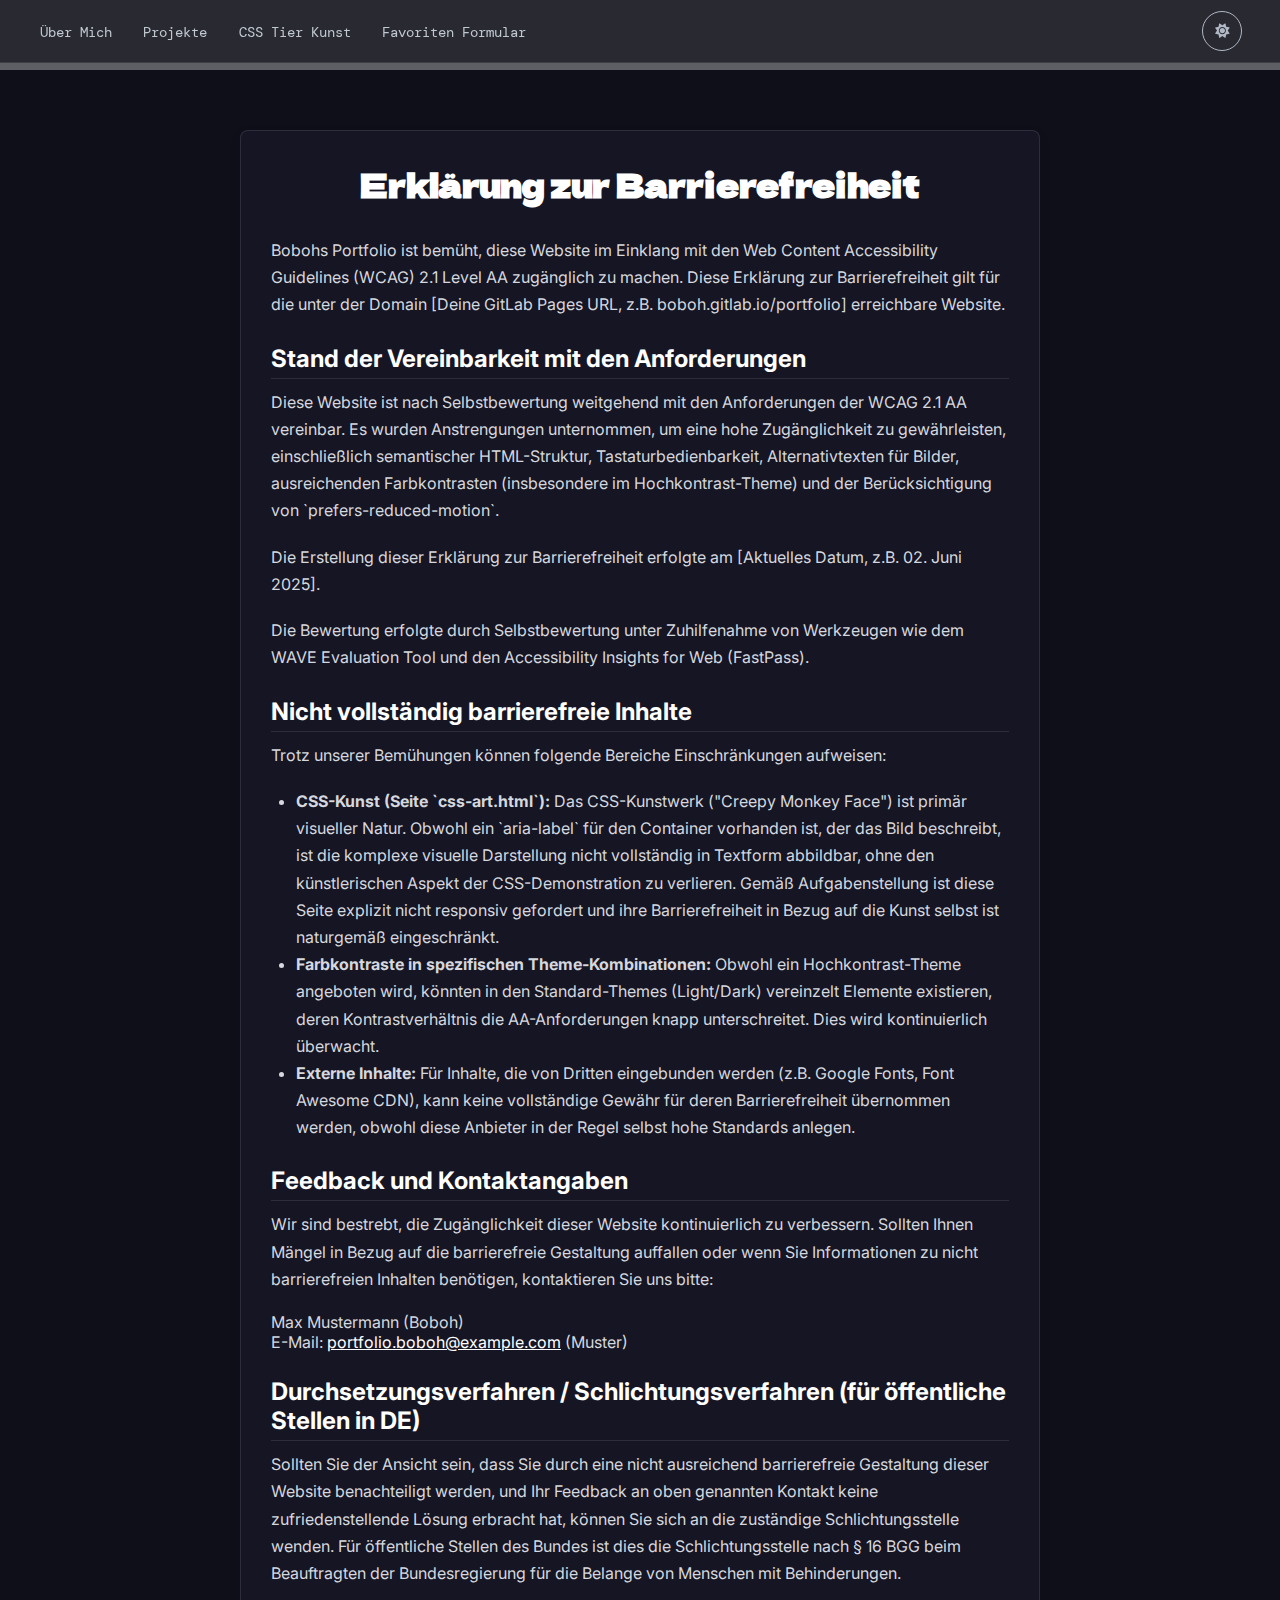
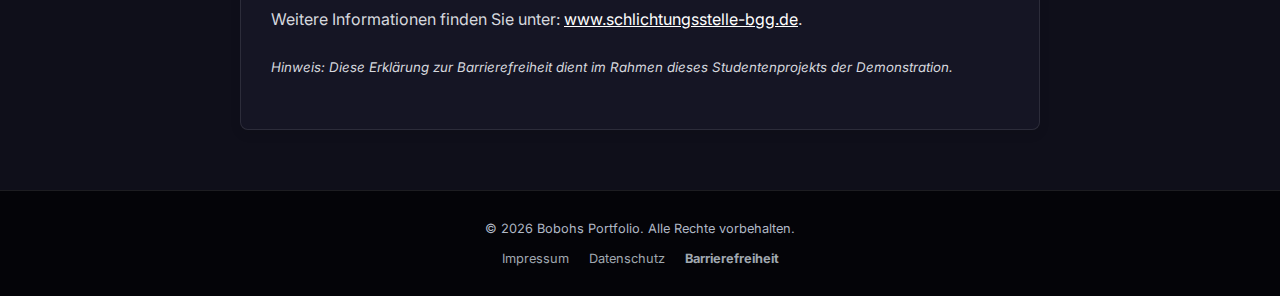
<file: barrierefreiheit.html>
<!DOCTYPE html>
<html lang="de" class="dark-mode">
<head>
    <meta charset="UTF-8">
    <meta name="viewport" content="width=device-width, initial-scale=1.0">
    <title>Erklärung zur Barrierefreiheit - Bobohs Portfolio</title>
    <meta name="description" content="Erklärung zur Barrierefreiheit für das Portfolio von Boboh.">

    <script> /* Anti-Flashbang Script */ (function() { const themes = ['dark-mode', 'light-mode', 'high-contrast-mode']; let pageDefaultTheme = document.documentElement.classList.contains('dark-mode') ? 'dark-mode' : document.documentElement.classList.contains('high-contrast-mode') ? 'high-contrast-mode' : 'light-mode'; let currentThemeClass = pageDefaultTheme; try { const savedThemeIndex = localStorage.getItem('portfolioThemeIndex'); if (savedThemeIndex !== null) { const themeIndex = parseInt(savedThemeIndex, 10); if (themeIndex >= 0 && themeIndex < themes.length) { currentThemeClass = themes[themeIndex]; } } } catch (e) {} themes.forEach(theme => document.documentElement.classList.remove(theme)); document.documentElement.classList.add(currentThemeClass); })();</script>

    <link rel="stylesheet" href="css/style.css">
    <style> /* Identische Styles wie in impressum.html für .legal-page-main etc. */ .legal-page-main { padding: 40px 6vw; background-color: var(--bg-primary-content); color: var(--text-primary); flex-grow: 1; display: flex; flex-direction: column; align-items: center; } .legal-content-container { max-width: 800px; width: 100%; margin: 20px 0; padding: 30px; background-color: var(--bg-secondary-content); border-radius: 8px; box-shadow: 0 4px 12px rgba(0,0,0,0.08); border: 1px solid var(--border-secondary); color: var(--text-card-primary); } .legal-content-container h1 { text-align: center; margin-bottom: 30px; font-family: 'Dela Gothic One', cursive; font-size: 2em; color: var(--text-accent); } .legal-content-container h2 { font-family: 'Inter', sans-serif; font-size: 1.5em; color: var(--text-accent); margin-top: 25px; margin-bottom: 10px; border-bottom: 1px solid var(--border-secondary); padding-bottom: 5px; } .legal-content-container p, .legal-content-container ul { font-family: 'Inter', sans-serif; font-size: 1em; line-height: 1.7; color: var(--text-card-primary); margin-bottom: 1.2em; } .legal-content-container ul { padding-left: 25px; list-style-type: disc; } .legal-content-container address { font-style: normal; margin-bottom: 1.2em; } .legal-content-container a { color: var(--text-accent); text-decoration: underline; } .legal-content-container a:hover, .legal-content-container a:focus-visible { color: var(--highlight-color); text-decoration: none; } .active-footer-nav { font-weight: bold; } </style>

    <link rel="preconnect" href="https://fonts.googleapis.com">
    <link rel="preconnect" href="https://fonts.gstatic.com" crossorigin>
    <link href="https://fonts.googleapis.com/css2?family=DM+Mono:wght@400;500&family=Dela+Gothic+One&family=Inter:wght@400;700&display=swap" rel="stylesheet">
    <link rel="stylesheet" href="https://cdnjs.cloudflare.com/ajax/libs/font-awesome/6.0.0-beta3/css/all.min.css">
</head>
<body>
    <div class="overlay"></div>
    <header class="page-header" role="banner">
        <nav class="main-navigation" aria-label="Hauptnavigation">
            <ul>
                <li><a href="index.html#about"><span class="link-text-wrapper">Über Mich</span></a></li>
                <li><a href="index.html#projects"><span class="link-text-wrapper">Projekte</span></a></li>
                <li><a href="css-art.html"><span class="link-text-wrapper">CSS Tier Kunst</span></a></li>
                <li><a href="favorites-form.html"><span class="link-text-wrapper">Favoriten Formular</span></a></li>
            </ul>
        </nav>
        <div class="theme-switcher-container">
            <button id="theme-toggle-button" aria-label="Theme wechseln" title="Theme wechseln"><span class="icon-wrapper"><i class="fas fa-sun light-icon theme-icon" aria-hidden="true"></i><i class="fas fa-moon dark-icon theme-icon" aria-hidden="true"></i><i class="fas fa-adjust contrast-icon theme-icon" aria-hidden="true"></i></span></button>
        </div>
    </header>

    <main role="main" class="legal-page-main">
        <article class="legal-content-container" aria-labelledby="barrierefreiheit-heading">
            <h1 id="barrierefreiheit-heading">Erklärung zur Barrierefreiheit</h1>

            <p>Bobohs Portfolio ist bemüht, diese Website im Einklang mit den Web Content Accessibility Guidelines (WCAG) 2.1 Level AA zugänglich zu machen. Diese Erklärung zur Barrierefreiheit gilt für die unter der Domain [Deine GitLab Pages URL, z.B. boboh.gitlab.io/portfolio] erreichbare Website.</p>
            
            <section aria-labelledby="barrierefreiheit-stand">
                <h2 id="barrierefreiheit-stand">Stand der Vereinbarkeit mit den Anforderungen</h2>
                <p>Diese Website ist nach Selbstbewertung weitgehend mit den Anforderungen der WCAG 2.1 AA vereinbar. Es wurden Anstrengungen unternommen, um eine hohe Zugänglichkeit zu gewährleisten, einschließlich semantischer HTML-Struktur, Tastaturbedienbarkeit, Alternativtexten für Bilder, ausreichenden Farbkontrasten (insbesondere im Hochkontrast-Theme) und der Berücksichtigung von `prefers-reduced-motion`.</p>
                <p>Die Erstellung dieser Erklärung zur Barrierefreiheit erfolgte am [Aktuelles Datum, z.B. 02. Juni 2025].</p>
                <p>Die Bewertung erfolgte durch Selbstbewertung unter Zuhilfenahme von Werkzeugen wie dem WAVE Evaluation Tool und den Accessibility Insights for Web (FastPass).</p>
            </section>

            <section aria-labelledby="barrierefreiheit-nicht-barrierefrei">
                <h2 id="barrierefreiheit-nicht-barrierefrei">Nicht vollständig barrierefreie Inhalte</h2>
                <p>Trotz unserer Bemühungen können folgende Bereiche Einschränkungen aufweisen:</p>
                <ul>
                    <li><strong>CSS-Kunst (Seite `css-art.html`):</strong> Das CSS-Kunstwerk ("Creepy Monkey Face") ist primär visueller Natur. Obwohl ein `aria-label` für den Container vorhanden ist, der das Bild beschreibt, ist die komplexe visuelle Darstellung nicht vollständig in Textform abbildbar, ohne den künstlerischen Aspekt der CSS-Demonstration zu verlieren. Gemäß Aufgabenstellung ist diese Seite explizit nicht responsiv gefordert und ihre Barrierefreiheit in Bezug auf die Kunst selbst ist naturgemäß eingeschränkt.</li>
                    <li><strong>Farbkontraste in spezifischen Theme-Kombinationen:</strong> Obwohl ein Hochkontrast-Theme angeboten wird, könnten in den Standard-Themes (Light/Dark) vereinzelt Elemente existieren, deren Kontrastverhältnis die AA-Anforderungen knapp unterschreitet. Dies wird kontinuierlich überwacht.</li>
                    <li><strong>Externe Inhalte:</strong> Für Inhalte, die von Dritten eingebunden werden (z.B. Google Fonts, Font Awesome CDN), kann keine vollständige Gewähr für deren Barrierefreiheit übernommen werden, obwohl diese Anbieter in der Regel selbst hohe Standards anlegen.</li>
                </ul>
            </section>
            
            <section aria-labelledby="barrierefreiheit-feedback">
                <h2 id="barrierefreiheit-feedback">Feedback und Kontaktangaben</h2>
                <p>Wir sind bestrebt, die Zugänglichkeit dieser Website kontinuierlich zu verbessern. Sollten Ihnen Mängel in Bezug auf die barrierefreie Gestaltung auffallen oder wenn Sie Informationen zu nicht barrierefreien Inhalten benötigen, kontaktieren Sie uns bitte:</p>
                <address>
                    Max Mustermann (Boboh)<br>
                    E-Mail: <a href="mailto:portfolio.boboh@example.com">portfolio.boboh@example.com</a> (Muster)
                </address>
            </section>

            <section aria-labelledby="barrierefreiheit-durchsetzung">
                <h2 id="barrierefreiheit-durchsetzung">Durchsetzungsverfahren / Schlichtungsverfahren (für öffentliche Stellen in DE)</h2>
                <p>Sollten Sie der Ansicht sein, dass Sie durch eine nicht ausreichend barrierefreie Gestaltung dieser Website benachteiligt werden, und Ihr Feedback an oben genannten Kontakt keine zufriedenstellende Lösung erbracht hat, können Sie sich an die zuständige Schlichtungsstelle wenden. Für öffentliche Stellen des Bundes ist dies die Schlichtungsstelle nach § 16 BGG beim Beauftragten der Bundesregierung für die Belange von Menschen mit Behinderungen.</p>
                <p>Weitere Informationen finden Sie unter: <a href="https://www.schlichtungsstelle-bgg.de" target="_blank" rel="noopener noreferrer">www.schlichtungsstelle-bgg.de</a>.</p>
                <p><small><em>Hinweis: Diese Erklärung zur Barrierefreiheit dient im Rahmen dieses Studentenprojekts der Demonstration.</em></small></p>
            </section>
        </article>
    </main>

    <footer class="page-footer" role="contentinfo">
        <div class="footer-content footer-animate">
            <p>© <span id="current-year"></span> Bobohs Portfolio. Alle Rechte vorbehalten.</p>
            <nav class="footer-navigation" aria-label="Fußzeilennavigation">
                <ul>
                    <li><a href="impressum.html">Impressum</a></li>
                    <li><a href="datenschutz.html">Datenschutz</a></li>
                    <li><a href="barrierefreiheit.html" class="active-footer-nav">Barrierefreiheit</a></li>
                </ul>
            </nav>
        </div>
    </footer>
    <script> /* Standard JS */ document.addEventListener('DOMContentLoaded', () => { const motionQuery = window.matchMedia('(prefers-reduced-motion: reduce)'); const themeToggleButton = document.getElementById('theme-toggle-button'); const htmlEl = document.documentElement; const themes = ['dark-mode', 'light-mode', 'high-contrast-mode']; const icons = ['dark-icon', 'light-icon', 'contrast-icon']; let currentThemeIndex = themes.indexOf( htmlEl.classList.contains('dark-mode') ? 'dark-mode' : htmlEl.classList.contains('light-mode') ? 'light-mode' : 'high-contrast-mode'); if (currentThemeIndex === -1) { currentThemeIndex = 1; htmlEl.classList.add(themes[currentThemeIndex]); } function applyTheme(themeIndex, isInitialLoad = false) { const previousThemeClass = themes[currentThemeIndex]; if (previousThemeClass !== themes[themeIndex]) { htmlEl.classList.remove(previousThemeClass); htmlEl.classList.add(themes[themeIndex]); } currentThemeIndex = themeIndex; const nextThemeIconToShow = icons[(currentThemeIndex + 1) % themes.length]; document.querySelectorAll('.theme-icon').forEach(iconEl => { iconEl.classList.toggle('active', iconEl.classList.contains(nextThemeIconToShow)); }); if (!isInitialLoad) { localStorage.setItem('portfolioThemeIndex', themeIndex); } } applyTheme(currentThemeIndex, true); if(themeToggleButton) { themeToggleButton.addEventListener('click', () => { applyTheme((currentThemeIndex + 1) % themes.length, false); }); } const currentYearEl = document.getElementById('current-year'); if (currentYearEl) { currentYearEl.textContent = new Date().getFullYear(); } const footerContent = document.querySelector('.footer-content.footer-animate'); if (footerContent) { if (motionQuery.matches) { footerContent.classList.add('visible-reduced-motion'); } else { setTimeout(() => footerContent.classList.add('visible'), 100); } } }); </script>
</body>
</html>
</file>
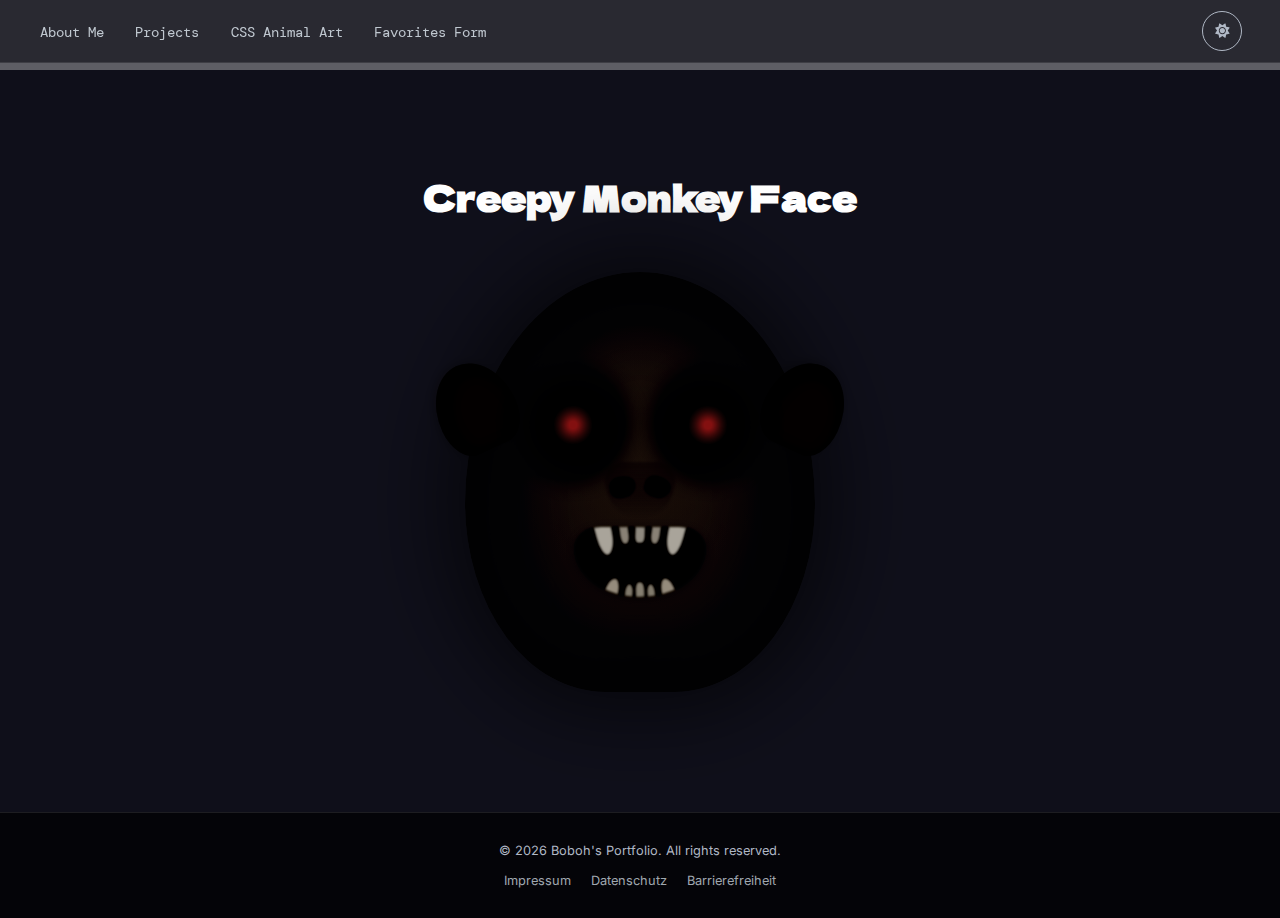
<file: css-art.html>
<!DOCTYPE html>
<html lang="de" class="dark-mode"> <!-- Defaulting to dark-mode as per original CSS art background -->
<head>
    <meta charset="UTF-8">
    <meta name="viewport" content="width=device-width, initial-scale=1.0">
    <title>CSS Animal Art - Boboh's Portfolio</title>
    <meta name="description" content="A static CSS art piece of a monkey.">

    <script>
        // Anti-Flashbang Script
        (function() {
            const themes = ['dark-mode', 'light-mode', 'high-contrast-mode'];
            // Determine initial theme: 1. localStorage, 2. HTML class (fallback), 3. Site default (dark-mode for this page)
            let currentThemeClass = document.documentElement.classList.contains('light-mode') ? 'light-mode' :
                                    document.documentElement.classList.contains('high-contrast-mode') ? 'high-contrast-mode' :
                                    'dark-mode'; // Fallback default for THIS page
            try {
                const savedThemeIndex = localStorage.getItem('portfolioThemeIndex');
                if (savedThemeIndex !== null) {
                    const themeIndex = parseInt(savedThemeIndex, 10);
                    if (themeIndex >= 0 && themeIndex < themes.length) {
                        currentThemeClass = themes[themeIndex];
                    }
                }
            } catch (e) { /* localStorage not available or error */ }
            themes.forEach(theme => document.documentElement.classList.remove(theme));
            document.documentElement.classList.add(currentThemeClass);
        })();
    </script>

    <link rel="stylesheet" href="css/style.css">

    <link rel="preconnect" href="https://fonts.googleapis.com">
    <link rel="preconnect" href="https://fonts.gstatic.com" crossorigin>
    <link href="https://fonts.googleapis.com/css2?family=DM+Mono:wght@400;500&family=Dela+Gothic+One&family=Inter:wght@400;700&display=swap" rel="stylesheet">
    <link rel="stylesheet" href="https://cdnjs.cloudflare.com/ajax/libs/font-awesome/6.0.0-beta3/css/all.min.css">

    <style>
        /* Styles for the CSS Art page content */
        .css-art-page-main {
            padding: 40px 2vw;
            background-color: var(--bg-primary-content);
            flex-grow: 1;
            display: flex;
            flex-direction: column;
            justify-content: center;
            align-items: center;
            min-height: calc(100vh - 70px - 88px);
        }

        .css-art-title {
            font-family: 'Dela Gothic One', cursive;
            font-size: 2.2em;
            color: var(--text-accent);
            margin-bottom: 30px;
            text-align: center;
        }

        .art-display-area {
            /* Removed explicit background-color here */
            padding: 20px; /* Keep padding if desired for spacing around the art */
            border-radius: 8px;
            /* box-shadow: 0 0 20px rgba(0,0,0,0.3); Optional: if you want a subtle frame */
            display: flex;
            justify-content: center;
            align-items: center;
        }

        /* Monkey CSS from original, slightly namespaced/adjusted */
        .creepy-face-container {
            width: 350px;
            height: 420px;
            position: relative;
            filter: contrast(1.4) brightness(0.75) saturate(0.6);
             /* Ensure the art itself is visible if the page background is too similar */
            /* This might not be needed if your themes have good contrast */
        }

        .face {
            width: 100%; height: 100%; position: absolute;
            border-radius: 50% 50% 40% 40% / 55% 55% 45% 45%;
            background:
                radial-gradient(ellipse at 50% 40%, rgba(80, 60, 40, 0.5) 0%, transparent 50%),
                radial-gradient(ellipse at 50% 70%, rgba(60, 40, 20, 0.3) 0%, transparent 60%),
                radial-gradient(ellipse at center,
                rgba(55, 40, 25, 0.9) 20%,
                rgba(40, 30, 15, 0.8) 60%,
                rgba(20, 15, 5, 0.7) 90%
                );
            box-shadow:
                inset 0 0 60px 30px rgba(0,0,0,0.85),
                0 0 80px 20px rgba(10,5,0,0.6);
            filter: blur(0.5px);
        }
        .ear {
            position: absolute; width: 80px; height: 90px;
            background-color: #281c10;
            border-radius: 50% 50% 30% 30% / 60% 60% 40% 40%;
            box-shadow: inset 5px 5px 15px rgba(0,0,0,0.6), -2px -2px 10px rgba(70,50,30,0.3);
            z-index: -1;
        }
        .left-ear { top: 90px; left: -30px; transform: rotate(-25deg); }
        .right-ear { top: 90px; right: -30px; transform: rotate(25deg); }
        .eye-socket {
            position: absolute; background: #050505; border-radius: 50%;
            box-shadow: 0 0 25px 20px rgba(0,0,0,1); filter: blur(3px);
        }
        .left-eye-socket { width: 65px; height: 65px; top: 120px; left: 75px; transform: rotate(-5deg); }
        .right-eye-socket { width: 65px; height: 65px; top: 120px; right: 75px; transform: rotate(5deg); }
        .eye-light {
            width: 10px; height: 10px; background: rgba(255, 0, 0, 1);
            border-radius: 50%; position: absolute;
            box-shadow: 0 0 15px 8px rgba(255, 50, 50, 0.9), 0 0 5px 3px rgba(255, 100, 100, 0.6);
            filter: blur(0.5px);
        }
        .left-eye-socket .eye-light { top: 50%; left: 50%; transform: translate(-50%, -50%); }
        .right-eye-socket .eye-light { top: 50%; left: 50%; transform: translate(-50%, -50%); }
        .monkey-nose {
            position: absolute; width: 70px; height: 55px; top: 190px; left: 50%;
            transform: translateX(-50%); z-index: 1;
            background: linear-gradient(to bottom, rgba(40, 30, 20, 0.5) 0%, rgba(30, 20, 10, 0.3) 60%, transparent 100%);
            border-radius: 20px 20px 50% 50% / 20px 20px 40px 40px; filter: blur(1px);
        }
        .monkey-nose::before, .monkey-nose::after {
            content: ''; position: absolute; width: 25px; height: 20px;
            background-color: #100802; border-radius: 40% 60% 50% 50% / 50% 50% 60% 40%;
            box-shadow: inset 0 0 5px rgba(0,0,0,0.7);
        }
        .monkey-nose::before { top: 15px; left: 5px; transform: rotate(-15deg); }
        .monkey-nose::after { top: 15px; right: 5px; transform: rotate(15deg); }
        .mouth {
            position: absolute; width: 130px; height: 70px; top: 255px; left: 50%;
            transform: translateX(-50%); background: #0c0500;
            border-radius: 20% 20% 50% 50% / 30% 30% 70% 70%;
            box-shadow: inset 0px 5px 15px rgba(0,0,0,0.9), 0px 2px 8px rgba(20,10,0,0.4);
            filter: blur(1px); overflow: hidden;
        }
        .tooth {
            position: absolute; background-color: #b4a892;
            box-shadow: 1px 1px 3px rgba(0,0,0,0.6), inset 0 0 2px rgba(0,0,0,0.4);
            z-index: 1;
        }
        .upper-fang-left { width: 17px; height: 32px; top: -4px; left: 22px; border-radius: 0 0 60% 40% / 0 0 80% 60%; transform: rotate(-15deg); background-color: #c8c0b0; }
        .upper-fang-right { width: 17px; height: 32px; top: -4px; right: 22px; border-radius: 0 0 40% 60% / 0 0 60% 80%; transform: rotate(15deg); background-color: #c8c0b0; }
        .upper-small-1 { width: 9px; height: 18px; top: -1px; left: 45px; border-radius: 0 0 40% 40% / 0 0 50% 50%; transform: rotate(-8deg); background-color: #ab9f8c; }
        .upper-small-2 { width: 9px; height: 18px; top: -1px; right: 45px; border-radius: 0 0 40% 40% / 0 0 50% 50%; transform: rotate(8deg); background-color: #ab9f8c; }
        .upper-small-center { width: 10px; height: 16px; top: 0px; left: 50%; transform: translateX(-50%) rotate(2deg); border-radius: 0 0 30% 30% / 0 0 40% 40%; background-color: #b0a898; }
        .lower-fang-left { width: 14px; height: 22px; bottom: -3px; left: 30px; border-radius: 60% 40% 0 0 / 80% 60% 0 0; transform: rotate(12deg); background-color: #b8a890; }
        .lower-fang-right { width: 14px; height: 22px; bottom: -3px; right: 30px; border-radius: 40% 60% 0 0 / 60% 80% 0 0; transform: rotate(-12deg); background-color: #b8a890; }
        .lower-small-1 { width: 8px; height: 14px; bottom: -1px; left: 50px; transform: rotate(5deg); border-radius: 50% 50% 0 0 / 60% 60% 0 0; background-color: #a39882; }
        .lower-small-2 { width: 8px; height: 14px; bottom: -1px; right: 50px; transform: rotate(-5deg); border-radius: 50% 50% 0 0 / 60% 60% 0 0; background-color: #a39882; }
        .lower-small-center { width: 9px; height: 15px; bottom: 0px; left: 50%; transform: translateX(-50%) rotate(-2deg); border-radius: 40% 40% 0 0 / 50% 50% 0 0; background-color: #a89d87; }

    </style>
</head>
<body>
    <div class="overlay"></div>

    <header class="page-header" role="banner">
        <nav class="main-navigation" aria-label="Main navigation">
            <ul>
                <li><a href="index.html#about"><span class="link-text-wrapper">About Me</span></a></li>
                <li><a href="index.html#projects"><span class="link-text-wrapper">Projects</span></a></li>
                <li><a href="css-art.html" class="active-main-nav"><span class="link-text-wrapper">CSS Animal Art</span></a></li>
                <li><a href="favorites-form.html"><span class="link-text-wrapper">Favorites Form</span></a></li>
            </ul>
        </nav>
        <div class="theme-switcher-container">
            <button id="theme-toggle-button" aria-label="Toggle theme" title="Toggle theme">
                <span class="icon-wrapper">
                    <i class="fas fa-sun light-icon theme-icon" aria-hidden="true"></i>
                    <i class="fas fa-moon dark-icon theme-icon" aria-hidden="true"></i>
                    <i class="fas fa-adjust contrast-icon theme-icon" aria-hidden="true"></i>
                </span>
            </button>
        </div>
    </header>

    <main role="main" class="css-art-page-main">
        <h1 class="css-art-title">Creepy Monkey Face</h1>
        <div class="art-display-area">
            <div class="creepy-face-container" role="img" aria-label="A creepy monkey face made with CSS. It has dark fur, glowing red eyes, and visible fangs.">
                <div class="face">
                  <div class="ear left-ear"></div>
                  <div class="ear right-ear"></div>
                  <div class="monkey-nose"></div>
                  <div class="eye-socket left-eye-socket">
                    <div class="eye-light"></div>
                  </div>
                  <div class="eye-socket right-eye-socket">
                    <div class="eye-light"></div>
                  </div>
                  <div class="mouth">
                      <div class="tooth upper-fang-left"></div>
                      <div class="tooth upper-fang-right"></div>
                      <div class="tooth upper-small-1"></div>
                      <div class="tooth upper-small-2"></div>
                      <div class="tooth upper-small-center"></div>

                      <div class="tooth lower-fang-left"></div>
                      <div class="tooth lower-fang-right"></div>
                      <div class="tooth lower-small-1"></div>
                      <div class="tooth lower-small-2"></div>
                      <div class="tooth lower-small-center"></div>
                  </div>
                </div>
            </div>
        </div>
    </main>

    <footer class="page-footer" role="contentinfo">
        <div class="footer-content footer-animate">
            <p>© <span id="current-year"></span> Boboh's Portfolio. All rights reserved.</p>
            <nav class="footer-navigation" aria-label="Footer navigation">
                <ul>
                    <li><a href="impressum.html">Impressum</a></li>
                    <li><a href="datenschutz.html">Datenschutz</a></li>
                    <li><a href="barrierefreiheit.html">Barrierefreiheit</a></li>
                </ul>
            </nav>
        </div>
    </footer>

    <script>
        document.addEventListener('DOMContentLoaded', () => {
            const themeToggleButton = document.getElementById('theme-toggle-button');
            const htmlEl = document.documentElement;
            const themes = ['dark-mode', 'light-mode', 'high-contrast-mode'];
            const icons = ['dark-icon', 'light-icon', 'contrast-icon'];

            let currentThemeIndex = themes.indexOf(htmlEl.classList.contains('dark-mode') ? 'dark-mode' :
                                          htmlEl.classList.contains('light-mode') ? 'light-mode' :
                                          'high-contrast-mode');
            if (currentThemeIndex === -1) {
                currentThemeIndex = 0; 
                htmlEl.classList.add(themes[currentThemeIndex]);
            }

            function applyTheme(themeIndex, isInitialLoad = false) {
                const previousThemeClass = themes[currentThemeIndex];
                if (previousThemeClass !== themes[themeIndex]) {
                    htmlEl.classList.remove(previousThemeClass);
                    htmlEl.classList.add(themes[themeIndex]);
                }
                currentThemeIndex = themeIndex;

                const nextThemeIconToShow = icons[(currentThemeIndex + 1) % themes.length];
                document.querySelectorAll('.theme-icon').forEach(iconEl => {
                    iconEl.classList.toggle('active', iconEl.classList.contains(nextThemeIconToShow));
                });

                if (!isInitialLoad) {
                    localStorage.setItem('portfolioThemeIndex', themeIndex);
                }
            }
            applyTheme(currentThemeIndex, true);

            if(themeToggleButton) {
                themeToggleButton.addEventListener('click', () => {
                    let nextThemeIndex = (currentThemeIndex + 1) % themes.length;
                    applyTheme(nextThemeIndex, false);
                });
            }

            const currentYearEl = document.getElementById('current-year');
            if (currentYearEl) {
                currentYearEl.textContent = new Date().getFullYear();
            }
            const footerContent = document.querySelector('.footer-content.footer-animate');
            if (footerContent) {
                const motionQuery = window.matchMedia('(prefers-reduced-motion: reduce)');
                if (motionQuery.matches) {
                    footerContent.classList.add('visible-reduced-motion');
                } else {
                     setTimeout(() => footerContent.classList.add('visible'), 100);
                }
            }
        });
    </script>
</body>
</html>
</file>
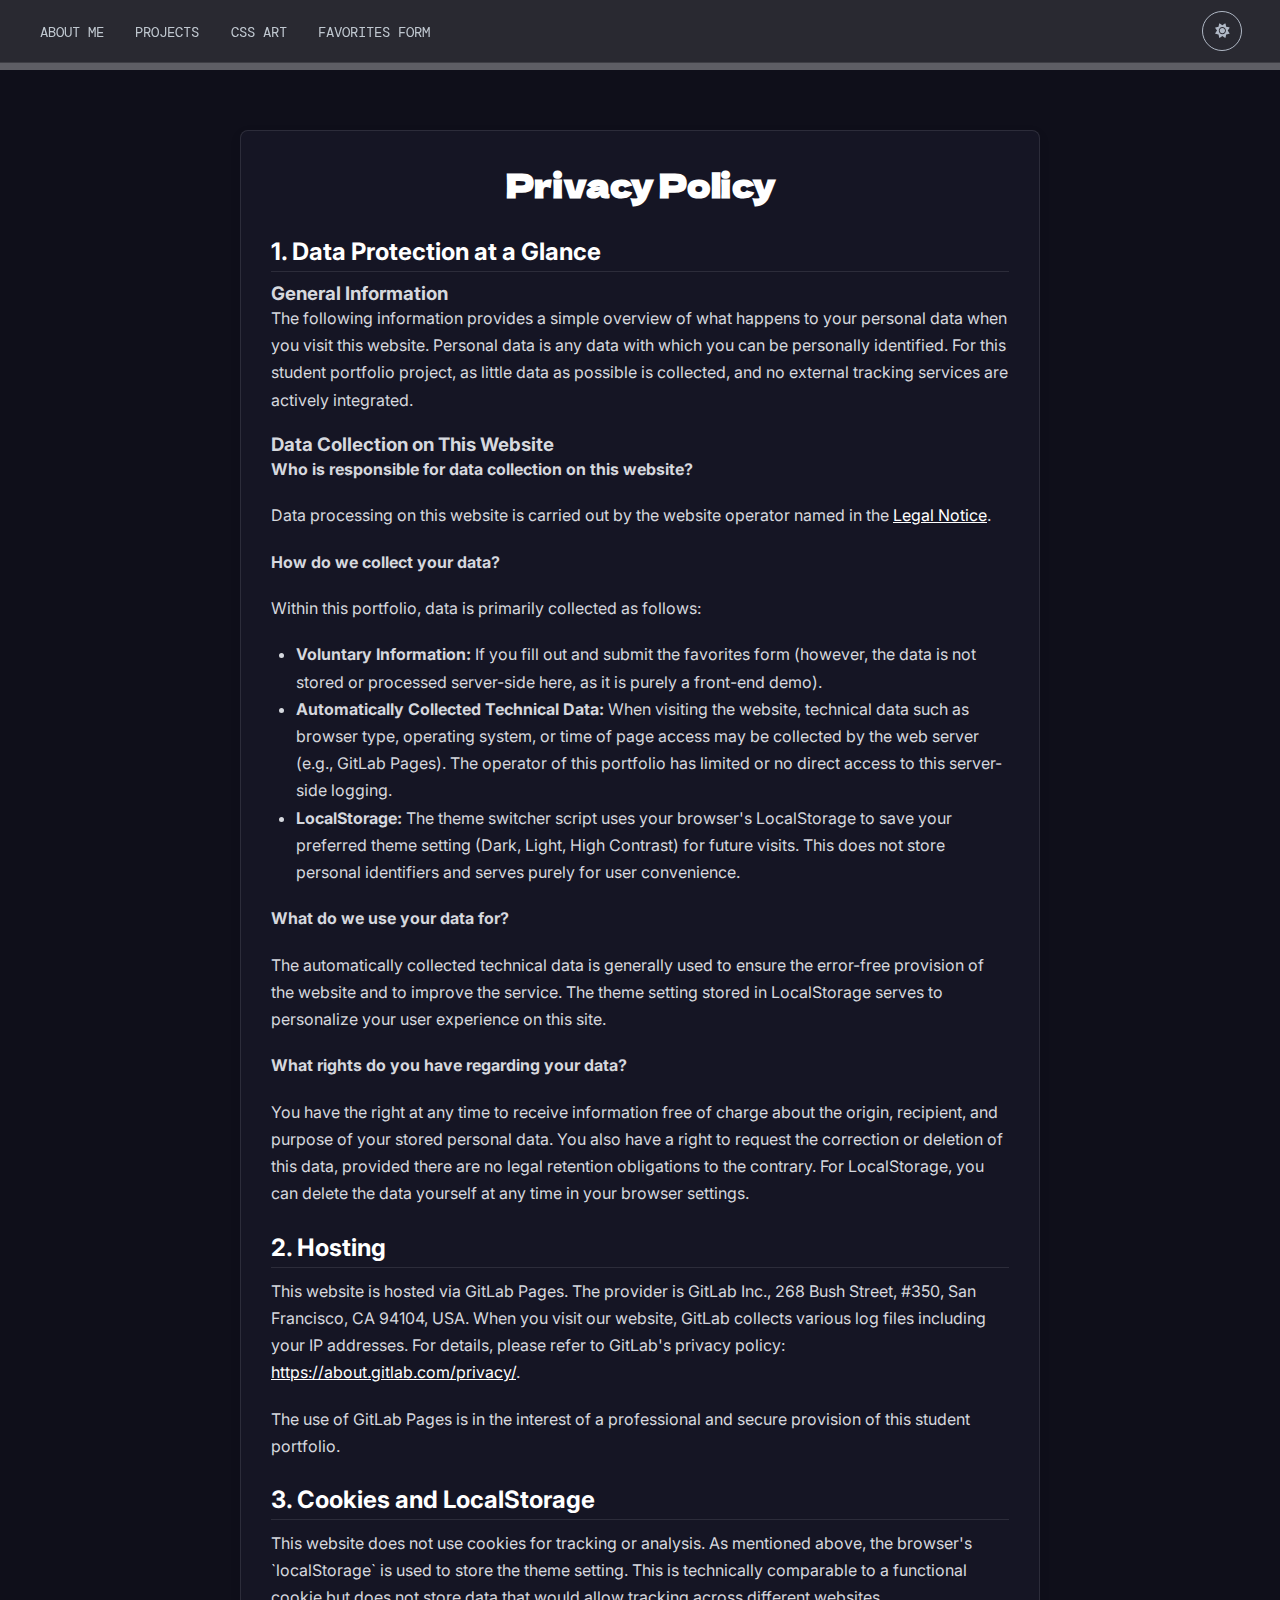
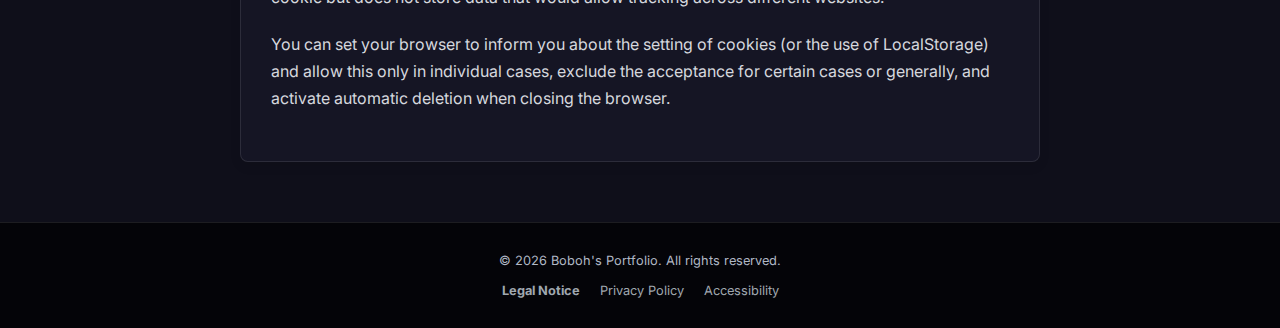
<file: datenschutz.html>
<!DOCTYPE html>
<html lang="en" class="dark-mode">
<head>
    <meta charset="UTF-8">
    <meta name="viewport" content="width=device-width, initial-scale=1.0">
    <title>Privacy Policy - Boboh's Portfolio</title>
    <meta name="description" content="Privacy Policy for Boboh's Portfolio.">

    <script> /* Anti-Flashbang Script */ (function() { const themes = ['dark-mode', 'light-mode', 'high-contrast-mode']; let pageDefaultTheme = document.documentElement.classList.contains('dark-mode') ? 'dark-mode' : document.documentElement.classList.contains('high-contrast-mode') ? 'high-contrast-mode' : 'light-mode'; let currentThemeClass = pageDefaultTheme; try { const savedThemeIndex = localStorage.getItem('portfolioThemeIndex'); if (savedThemeIndex !== null) { const themeIndex = parseInt(savedThemeIndex, 10); if (themeIndex >= 0 && themeIndex < themes.length) { currentThemeClass = themes[themeIndex]; } } } catch (e) {} themes.forEach(theme => document.documentElement.classList.remove(theme)); document.documentElement.classList.add(currentThemeClass); })();</script>

    <link rel="stylesheet" href="css/style.css">
    <style> /* Identical Styles as in legal_notice.html for .legal-page-main etc. */ .legal-page-main { padding: 40px 6vw; background-color: var(--bg-primary-content); color: var(--text-primary); flex-grow: 1; display: flex; flex-direction: column; align-items: center; } .legal-content-container { max-width: 800px; width: 100%; margin: 20px 0; padding: 30px; background-color: var(--bg-secondary-content); border-radius: 8px; box-shadow: 0 4px 12px rgba(0,0,0,0.08); border: 1px solid var(--border-secondary); color: var(--text-card-primary); } .legal-content-container h1 { text-align: center; margin-bottom: 30px; font-family: 'Dela Gothic One', cursive; font-size: 2em; color: var(--text-accent); } .legal-content-container h2 { font-family: 'Inter', sans-serif; font-size: 1.5em; color: var(--text-accent); margin-top: 25px; margin-bottom: 10px; border-bottom: 1px solid var(--border-secondary); padding-bottom: 5px; } .legal-content-container p, .legal-content-container ul { font-family: 'Inter', sans-serif; font-size: 1em; line-height: 1.7; color: var(--text-card-primary); margin-bottom: 1.2em; } .legal-content-container ul { padding-left: 25px; list-style-type: disc; } .legal-content-container address { font-style: normal; margin-bottom: 1.2em; } .legal-content-container a { color: var(--text-accent); text-decoration: underline; } .legal-content-container a:hover, .legal-content-container a:focus-visible { color: var(--highlight-color); text-decoration: none; } .active-footer-nav { font-weight: bold; } </style>

    <link rel="preconnect" href="https://fonts.googleapis.com">
    <link rel="preconnect" href="https://fonts.gstatic.com" crossorigin>
    <link href="https://fonts.googleapis.com/css2?family=DM+Mono:wght@400;500&family=Dela+Gothic+One&family=Inter:wght@400;700&display=swap" rel="stylesheet">
    <link rel="stylesheet" href="https://cdnjs.cloudflare.com/ajax/libs/font-awesome/6.0.0-beta3/css/all.min.css">
</head>
<body>
    <div class="overlay"></div>
    <header class="page-header" role="banner">
        <nav class="main-navigation" aria-label="Main Navigation">
            <ul>
                <li><a href="index.html#about"><span class="link-text-wrapper">ABOUT ME</span></a></li>
                <li><a href="index.html#projects"><span class="link-text-wrapper">PROJECTS</span></a></li>
                <li><a href="css-art.html"><span class="link-text-wrapper">CSS ART</span></a></li>
                <li><a href="favorites-form.html"><span class="link-text-wrapper">FAVORITES FORM</span></a></li>
            </ul>
        </nav>
        <div class="theme-switcher-container">
            <button id="theme-toggle-button" aria-label="Switch Theme" title="Switch Theme"><span class="icon-wrapper"><i class="fas fa-sun light-icon theme-icon" aria-hidden="true"></i><i class="fas fa-moon dark-icon theme-icon" aria-hidden="true"></i><i class="fas fa-adjust contrast-icon theme-icon" aria-hidden="true"></i></span></button>
        </div>
    </header>

    <main role="main" class="legal-page-main">
        <article class="legal-content-container" aria-labelledby="privacy-policy-heading">
            <h1 id="privacy-policy-heading">Privacy Policy</h1>

            <section aria-labelledby="privacy-overview">
                <h2 id="privacy-overview">1. Data Protection at a Glance</h2>
                <h3>General Information</h3>
                <p>The following information provides a simple overview of what happens to your personal data when you visit this website. Personal data is any data with which you can be personally identified. For this student portfolio project, as little data as possible is collected, and no external tracking services are actively integrated.</p>
                
                <h3>Data Collection on This Website</h3>
                <p><strong>Who is responsible for data collection on this website?</strong></p>
                <p>Data processing on this website is carried out by the website operator named in the <a href="impressum.html">Legal Notice</a>.</p>
                <p><strong>How do we collect your data?</strong></p>
                <p>Within this portfolio, data is primarily collected as follows:</p>
                <ul>
                    <li><strong>Voluntary Information:</strong> If you fill out and submit the favorites form (however, the data is not stored or processed server-side here, as it is purely a front-end demo).</li>
                    <li><strong>Automatically Collected Technical Data:</strong> When visiting the website, technical data such as browser type, operating system, or time of page access may be collected by the web server (e.g., GitLab Pages). The operator of this portfolio has limited or no direct access to this server-side logging.</li>
                    <li><strong>LocalStorage:</strong> The theme switcher script uses your browser's LocalStorage to save your preferred theme setting (Dark, Light, High Contrast) for future visits. This does not store personal identifiers and serves purely for user convenience.</li>
                </ul>
                <p><strong>What do we use your data for?</strong></p>
                <p>The automatically collected technical data is generally used to ensure the error-free provision of the website and to improve the service. The theme setting stored in LocalStorage serves to personalize your user experience on this site.</p>
                <p><strong>What rights do you have regarding your data?</strong></p>
                <p>You have the right at any time to receive information free of charge about the origin, recipient, and purpose of your stored personal data. You also have a right to request the correction or deletion of this data, provided there are no legal retention obligations to the contrary. For LocalStorage, you can delete the data yourself at any time in your browser settings.</p>
            </section>

            <section aria-labelledby="privacy-hosting">
                <h2 id="privacy-hosting">2. Hosting</h2>
                <p>This website is hosted via GitLab Pages. The provider is GitLab Inc., 268 Bush Street, #350, San Francisco, CA 94104, USA. When you visit our website, GitLab collects various log files including your IP addresses. For details, please refer to GitLab's privacy policy: <a href="https://about.gitlab.com/privacy/" target="_blank" rel="noopener noreferrer">https://about.gitlab.com/privacy/</a>.</p>
                <p>The use of GitLab Pages is in the interest of a professional and secure provision of this student portfolio.</p>
            </section>
            
            <section aria-labelledby="privacy-cookies">
                <h2 id="privacy-cookies">3. Cookies and LocalStorage</h2>
                <p>This website does not use cookies for tracking or analysis. As mentioned above, the browser's `localStorage` is used to store the theme setting. This is technically comparable to a functional cookie but does not store data that would allow tracking across different websites.</p>
                <p>You can set your browser to inform you about the setting of cookies (or the use of LocalStorage) and allow this only in individual cases, exclude the acceptance for certain cases or generally, and activate automatic deletion when closing the browser.</p>
            </section>
        </article>
    </main>

    <footer class="page-footer" role="contentinfo">
        <div class="footer-content footer-animate">
            <p>© <span id="current-year"></span> Boboh's Portfolio. All rights reserved.</p>
            <nav class="footer-navigation" aria-label="Footer Navigation">
                <ul>
                    <li><a href="impressum.html" class="active-footer-nav">Legal Notice</a></li>
                    <li><a href="datenschutz.html">Privacy Policy</a></li>
                    <li><a href="barrierefreiheit.html">Accessibility</a></li>
                </ul>
            </nav>
        </div>
    </footer>
    <script> /* Standard JS */ document.addEventListener('DOMContentLoaded', () => { const motionQuery = window.matchMedia('(prefers-reduced-motion: reduce)'); const themeToggleButton = document.getElementById('theme-toggle-button'); const htmlEl = document.documentElement; const themes = ['dark-mode', 'light-mode', 'high-contrast-mode']; const icons = ['dark-icon', 'light-icon', 'contrast-icon']; let currentThemeIndex = themes.indexOf( htmlEl.classList.contains('dark-mode') ? 'dark-mode' : htmlEl.classList.contains('light-mode') ? 'light-mode' : 'high-contrast-mode'); if (currentThemeIndex === -1) { currentThemeIndex = 1; htmlEl.classList.add(themes[currentThemeIndex]); } function applyTheme(themeIndex, isInitialLoad = false) { const previousThemeClass = themes[currentThemeIndex]; if (previousThemeClass !== themes[themeIndex]) { htmlEl.classList.remove(previousThemeClass); htmlEl.classList.add(themes[themeIndex]); } currentThemeIndex = themeIndex; const nextThemeIconToShow = icons[(currentThemeIndex + 1) % themes.length]; document.querySelectorAll('.theme-icon').forEach(iconEl => { iconEl.classList.toggle('active', iconEl.classList.contains(nextThemeIconToShow)); }); if (!isInitialLoad) { localStorage.setItem('portfolioThemeIndex', themeIndex); } } applyTheme(currentThemeIndex, true); if(themeToggleButton) { themeToggleButton.addEventListener('click', () => { applyTheme((currentThemeIndex + 1) % themes.length, false); }); } const currentYearEl = document.getElementById('current-year'); if (currentYearEl) { currentYearEl.textContent = new Date().getFullYear(); } const footerContent = document.querySelector('.footer-content.footer-animate'); if (footerContent) { if (motionQuery.matches) { footerContent.classList.add('visible-reduced-motion'); } else { setTimeout(() => footerContent.classList.add('visible'), 100); } } }); </script>
</body>
</html>
</file>
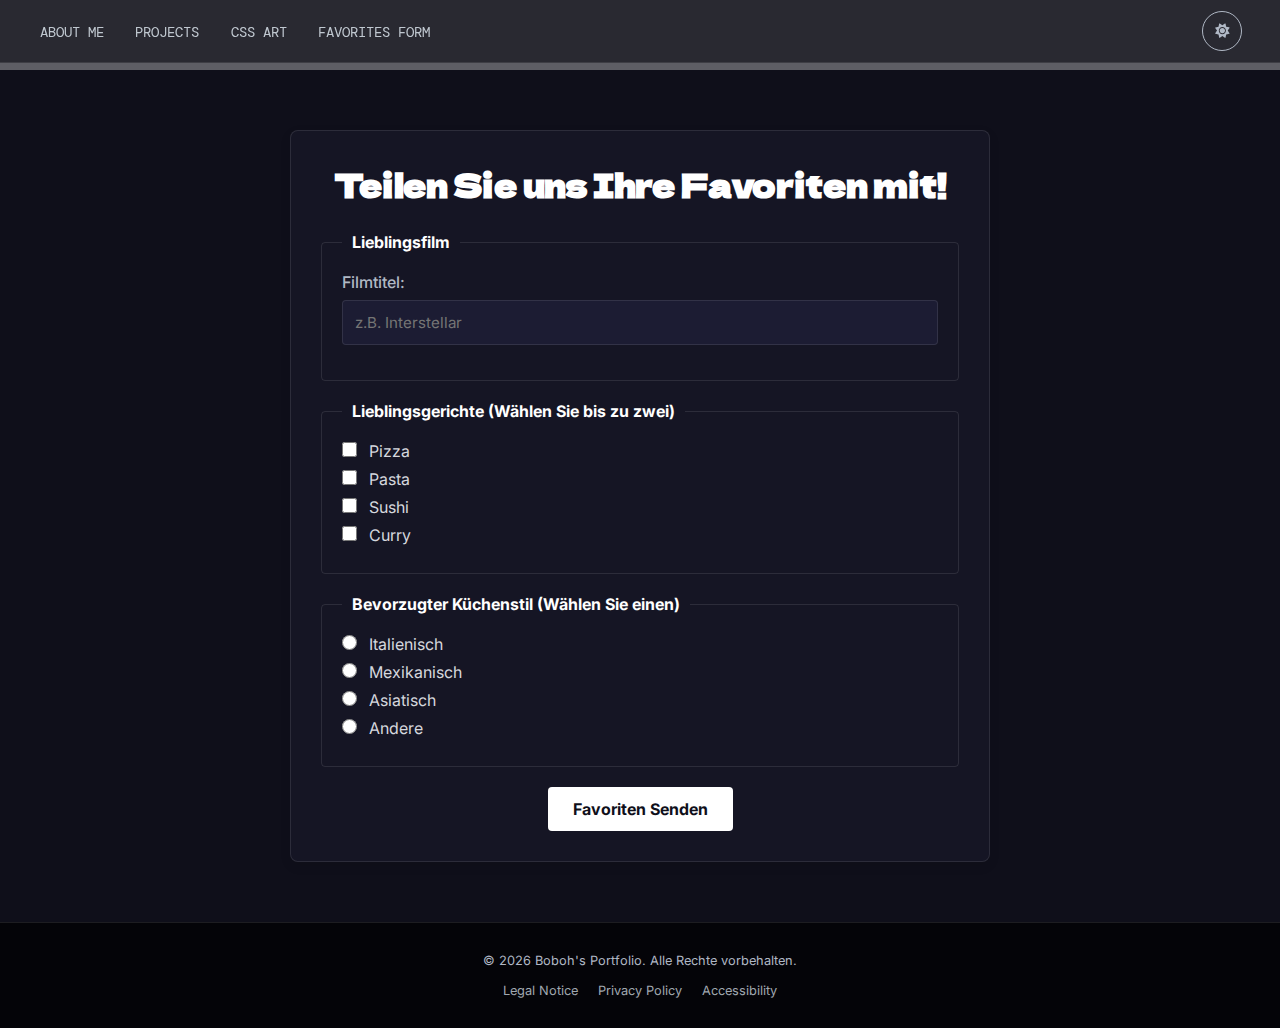
<file: favorites-form.html>
<!DOCTYPE html>
<html lang="en" class="dark-mode"> <!-- Sprache auf Deutsch, Fallback HTML class -->
<head>
    <meta charset="UTF-8">
    <meta name="viewport" content="width=device-width, initial-scale=1.0">
    <title>Favoriten Formular - Bobohs Portfolio</title> <!-- Titel übersetzt -->
    <meta name="description" content="Senden Sie Ihren Lieblingsfilm und Ihre Lieblingsgerichte."> <!-- Beschreibung übersetzt -->

    <script>
        // Anti-Flashbang Script
        (function() {
            const themes = ['dark-mode', 'light-mode', 'high-contrast-mode'];
            let currentThemeClass = document.documentElement.classList.contains('dark-mode') ? 'dark-mode' :
                                    document.documentElement.classList.contains('high-contrast-mode') ? 'high-contrast-mode' :
                                    'light-mode'; // Fallback default for THIS page
            try {
                const savedThemeIndex = localStorage.getItem('portfolioThemeIndex');
                if (savedThemeIndex !== null) {
                    const themeIndex = parseInt(savedThemeIndex, 10);
                    if (themeIndex >= 0 && themeIndex < themes.length) {
                        currentThemeClass = themes[themeIndex];
                    }
                }
            } catch (e) { /* localStorage not available or error */ }
            themes.forEach(theme => document.documentElement.classList.remove(theme));
            document.documentElement.classList.add(currentThemeClass);
        })();
    </script>

    <link rel="stylesheet" href="css/style.css">

    <link rel="preconnect" href="https://fonts.googleapis.com">
    <link rel="preconnect" href="https://fonts.gstatic.com" crossorigin>
    <link href="https://fonts.googleapis.com/css2?family=DM+Mono:wght@400;500&family=Dela+Gothic+One&family=Inter:wght@400;700&display=swap" rel="stylesheet">
    <link rel="stylesheet" href="https://cdnjs.cloudflare.com/ajax/libs/font-awesome/6.0.0-beta3/css/all.min.css">

    <style>
        /* Specific styles for the form page content within the main layout */
        .form-page-main {
            padding: 40px 6vw;
            background-color: var(--bg-primary-content); /* Dark in DarkMode, White in LightMode */
            color: var(--text-primary); /* Light in DarkMode, Light in LightMode (Problem for text directly on form-page-main) */
            flex-grow: 1;
            display: flex;
            flex-direction: column;
            align-items: center;
        }
        .form-container {
            max-width: 700px; width: 100%; margin: 20px 0; padding: 30px;
            background-color: var(--bg-secondary-content); /* Dark in DarkMode, Light in LightMode */
            border-radius: 8px; box-shadow: 0 4px 12px rgba(0,0,0,0.08);
            border: 1px solid var(--border-secondary);
            color: var(--text-card-primary); /* Light in DarkMode, Dark in LightMode (from style.css specific for cards) */
        }
        .form-container h1 {
            text-align: center; margin-bottom: 25px; font-family: 'Dela Gothic One', cursive;
            font-size: 2em; color: var(--text-accent); /* White in DarkMode, White in LightMode (Problem) */
        }
        .form-container fieldset {
            border: 1px solid var(--border-secondary); padding: 20px;
            margin-bottom: 20px; border-radius: 4px;
        }
        .form-container legend {
            font-weight: 700; padding: 0 10px; color: var(--text-accent); /* White in DarkMode, White in LightMode (Problem) */
            font-family: 'Inter', sans-serif;
        }
        .form-container label {
            display: block; margin-bottom: 8px; color: var(--text-card-secondary); /* Light Grey in DarkMode, Med Dark Grey in LightMode */
            font-weight: 500;
        }
        .form-container input[type="text"], .form-container select {
            width: 100%; padding: 12px; margin-bottom: 15px;
            border: 1px solid var(--border-secondary); border-radius: 4px; box-sizing: border-box;
            background-color: var(--bg-tertiary-content); /* Dark in DarkMode, Light in LightMode */
            color: var(--text-primary); /* Light in DarkMode, Light in LightMode (PROBLEM) */
            font-family: 'Inter', sans-serif; font-size: 0.95em;
        }
        .form-container input[type="text"]:focus, .form-container select:focus {
            border-color: var(--text-accent); /* White/Blue based on mode */
            box-shadow: 0 0 0 2px var(--focus-shadow-color); /* Grey/Blue based on mode */
        }
        .form-container .radio-group label, .form-container .checkbox-group label {
            display: inline-flex; align-items: center; margin-right: 20px;
            font-weight: normal; color: var(--text-card-primary); /* Light in DarkMode, Dark in LightMode */
            cursor: pointer;
        }
        .form-container input[type="radio"], .form-container input[type="checkbox"] {
            margin-right: 8px; accent-color: var(--text-accent); /* White in DarkMode, White in LightMode (Problem) */
            width: 1.1em; height: 1.1em;
        }
        .form-container input[type="radio"]:disabled + label,
        .form-container input[type="checkbox"]:disabled + label {
            color: var(--text-secondary); cursor: not-allowed; opacity: 0.7;
        }
        .form-container button[type="submit"] {
            background-color: var(--text-accent); /* White in DarkMode, White in LightMode (Problem) */
            color: var(--bg-primary-content); /* Dark blue in DarkMode, White in LightMode (Problem) */
            padding: 12px 25px; border: none; border-radius: 4px; cursor: pointer;
            font-size: 1em; font-weight: 700; font-family: 'Inter', sans-serif;
            transition: background-color 0.3s ease, transform 0.2s ease;
            display: block; margin: 20px auto 0;
        }
        .form-container button[type="submit"]:hover {
            background-color: var(--highlight-color); /* Light grey in DarkMode, Light grey in LightMode */
            transform: translateY(-2px);
        }
        /* Original Light Mode override for button text - keep it for now, might adjust bg too */
        /* html.light-mode .form-container button[type="submit"] { color: #fff; } */

        .form-message { margin-top: 5px; font-size: 0.9em; color: var(--text-secondary); }


        /* --- LIGHT MODE OVERRIDES FOR FORM ELEMENTS --- */
        html.light-mode .form-page-main {
            color: var(--text-on-light-bg); /* Text directly on form-page-main should be dark */
        }
        html.light-mode .form-container {
            color: var(--text-on-light-bg); /* Default text color for form container */
            border-color: var(--border-secondary-on-light-bg);
        }
        html.light-mode .form-container h1 {
            color: var(--accent-on-light-bg); /* e.g., Blue heading */
        }
        html.light-mode .form-container fieldset {
            border-color: var(--border-secondary-on-light-bg);
        }
        html.light-mode .form-container legend {
            color: var(--accent-on-light-bg); /* e.g., Blue legend */
        }
        html.light-mode .form-container label { /* General labels */
            color: var(--text-secondary-on-light-bg);
        }
        html.light-mode .form-container input[type="text"], 
        html.light-mode .form-container select {
            border-color: var(--border-secondary-on-light-bg);
            color: var(--text-on-light-bg); /* Dark text for input */
            background-color: #fff; /* Ensure input fields are distinctly light */
        }
        html.light-mode .form-container input[type="text"]::placeholder,
        html.light-mode .form-container select::placeholder { /* Assuming select can have placeholder via JS */
            color: var(--text-secondary-on-light-bg);
            opacity: 0.7;
        }
        html.light-mode .form-container input[type="text"]:focus, 
        html.light-mode .form-container select:focus {
            border-color: var(--accent-on-light-bg); 
            box-shadow: 0 0 0 2px var(--focus-shadow-on-light-bg);
        }
        html.light-mode .form-container .radio-group label, 
        html.light-mode .form-container .checkbox-group label {
            color: var(--text-on-light-bg); /* Dark text for radio/checkbox labels */
        }
        html.light-mode .form-container input[type="radio"], 
        html.light-mode .form-container input[type="checkbox"] {
            accent-color: var(--accent-on-light-bg); /* e.g., Blue checkmark/radio dot */
        }
        html.light-mode .form-container input[type="radio"]:disabled + label,
        html.light-mode .form-container input[type="checkbox"]:disabled + label {
            color: var(--text-secondary-on-light-bg); 
        }

        html.light-mode .form-container button[type="submit"] {
            background-color: var(--accent-on-light-bg); /* e.g., Blue button */
            color: #ffffff; /* White text on blue button */
        }
        html.light-mode .form-container button[type="submit"]:hover {
            background-color: var(--link-hover-on-light-bg); /* Darker blue on hover */
        }
        html.light-mode .form-message {
            color: var(--text-secondary-on-light-bg);
        }

        /* High Contrast mode adjustments for form */
        html.high-contrast-mode .form-container input[type="text"], 
        html.high-contrast-mode .form-container select {
             background-color: var(--bg-primary-content); /* Black background for inputs */
             border-color: var(--text-accent); /* Yellow border */
             color: var(--text-primary); /* White text */
        }
        html.high-contrast-mode .form-container input[type="text"]:focus, 
        html.high-contrast-mode .form-container select:focus {
            border-color: var(--text-accent); 
            box-shadow: 0 0 0 2px var(--text-accent);
        }
        html.high-contrast-mode .form-container button[type="submit"] { 
            color: #000; /* Ensure text color for button is black on yellow */
            border: 1px solid #000; /* Add border for more definition */
        }
        html.high-contrast-mode .form-container button[type="submit"]:hover {
            background-color: #ffff66; /* Slightly lighter yellow */
        }

    </style>
</head>
<body>
    <div class="overlay"></div>

    <header class="page-header" role="banner">
        <nav class="main-navigation" aria-label="Main navigation">
            <ul>
                <li><a href="index.html#about"><span class="link-text-wrapper">ABOUT ME</span></a></li>
                <li><a href="index.html#projects"><span class="link-text-wrapper">PROJECTS</span></a></li>
                <li><a href="css-art.html"><span class="link-text-wrapper">CSS ART</span></a></li>
                <li><a href="favorites-form.html" class="active-main-nav"><span class="link-text-wrapper">FAVORITES FORM</span></a></li>
            </ul>
        </nav>
        <div class="theme-switcher-container">
            <button id="theme-toggle-button" aria-label="Toggle theme" title="Toggle theme">
                <span class="icon-wrapper">
                    <i class="fas fa-sun light-icon theme-icon" aria-hidden="true"></i>
                    <i class="fas fa-moon dark-icon theme-icon" aria-hidden="true"></i>
                    <i class="fas fa-adjust contrast-icon theme-icon" aria-hidden="true"></i>
                </span>
            </button>
        </div>
    </header>

    <main role="main" class="form-page-main">
        <div class="form-container">
            <h1>Teilen Sie uns Ihre Favoriten mit!</h1> <!-- Übersetzt -->
            <form action="#" method="POST"> <!-- action="#" ist nur für Demo; für echte Funktion anpassen -->
                <fieldset>
                    <legend>Lieblingsfilm</legend> <!-- Übersetzt -->
                    <label for="movie-name">Filmtitel:</label> <!-- Übersetzt -->
                    <input type="text" id="movie-name" name="movie_name" required placeholder="z.B. Interstellar">
                </fieldset>

                <fieldset aria-describedby="dishes-hint dishes-limit-message">
                    <legend>Lieblingsgerichte (Wählen Sie bis zu zwei)</legend> <!-- Übersetzt -->
                    <p id="dishes-hint" class="sr-only">Welche zwei Gerichte essen oder kochen Sie gerne?</p> <!-- Übersetzt -->
                    <div id="dishes-limit-message" class="form-message" role="status" aria-live="polite"></div>
                    <div class="checkbox-group">
                        <input type="checkbox" id="dish1" name="dishes[]" value="pizza">
                        <label for="dish1">Pizza</label>
                    </div>
                    <div class="checkbox-group">
                        <input type="checkbox" id="dish2" name="dishes[]" value="pasta">
                        <label for="dish2">Pasta</label>
                    </div>
                    <div class="checkbox-group">
                        <input type="checkbox" id="dish3" name="dishes[]" value="sushi">
                        <label for="dish3">Sushi</label>
                    </div>
                    <div class="checkbox-group">
                        <input type="checkbox" id="dish4" name="dishes[]" value="curry">
                        <label for="dish4">Curry</label>
                    </div>
                </fieldset>

                <fieldset>
                    <legend>Bevorzugter Küchenstil (Wählen Sie einen)</legend> <!-- Übersetzt -->
                    <div class="radio-group">
                        <input type="radio" id="italian" name="cuisine_style" value="italian" required>
                        <label for="italian">Italienisch</label> <!-- Übersetzt -->
                    </div>
                    <div class="radio-group">
                        <input type="radio" id="mexican" name="cuisine_style" value="mexican">
                        <label for="mexican">Mexikanisch</label> <!-- Übersetzt -->
                    </div>
                    <div class="radio-group">
                        <input type="radio" id="asian" name="cuisine_style" value="asian">
                        <label for="asian">Asiatisch</label> <!-- Übersetzt -->
                    </div>
                     <div class="radio-group">
                        <input type="radio" id="other_cuisine" name="cuisine_style" value="other">
                        <label for="other_cuisine">Andere</label> <!-- Übersetzt -->
                    </div>
                </fieldset>

                <button type="submit">Favoriten Senden</button> <!-- Übersetzt -->
            </form>
        </div>
    </main>

    <footer class="page-footer" role="contentinfo">
        <div class="footer-content footer-animate">
            <p>© <span id="current-year"></span> Boboh's Portfolio. Alle Rechte vorbehalten.</p>
            <nav class="footer-navigation" aria-label="Footer navigation">
                <ul>
					<li><a href="impressum.html" class="active-footer-nav">Legal Notice</a></li>
                    <li><a href="datenschutz.html">Privacy Policy</a></li>
                    <li><a href="barrierefreiheit.html">Accessibility</a></li>
                </ul>
            </nav>
        </div>
    </footer>

    <script>
        document.addEventListener('DOMContentLoaded', () => {
            const themeToggleButton = document.getElementById('theme-toggle-button');
            const htmlEl = document.documentElement;
            const themes = ['dark-mode', 'light-mode', 'high-contrast-mode'];
            const icons = ['dark-icon', 'light-icon', 'contrast-icon'];

            let currentThemeIndex = themes.indexOf(htmlEl.classList.contains('dark-mode') ? 'dark-mode' :
                                          htmlEl.classList.contains('light-mode') ? 'light-mode' :
                                          'high-contrast-mode');
            if (currentThemeIndex === -1) {
                // Determine a sensible default based on the HTML class or fall back.
                // The anti-flashbang script already tries to set a class.
                // If no class is set after that, default to dark-mode (index 0) or light-mode (index 1)
                currentThemeIndex = themes.indexOf('dark-mode'); // Or 1 for light-mode
                if (!htmlEl.classList.contains(themes[currentThemeIndex])) {
                     htmlEl.classList.add(themes[currentThemeIndex]);
                }
            }


            function applyTheme(themeIndex, isInitialLoad = false) {
                const previousThemeClass = themes[currentThemeIndex];
                if (previousThemeClass !== themes[themeIndex] || isInitialLoad) { // Ensure correct class on initial load too
                    htmlEl.classList.remove(previousThemeClass); // Remove old one
                    htmlEl.classList.add(themes[themeIndex]);    // Add new one
                }
                currentThemeIndex = themeIndex;

                const nextThemeIconToShow = icons[(currentThemeIndex + 1) % themes.length];
                document.querySelectorAll('.theme-icon').forEach(iconEl => {
                    iconEl.classList.toggle('active', iconEl.classList.contains(nextThemeIconToShow));
                });

                if (!isInitialLoad) {
                    localStorage.setItem('portfolioThemeIndex', themeIndex);
                }
            }
            applyTheme(currentThemeIndex, true); // Apply determined theme

            if(themeToggleButton) {
                themeToggleButton.addEventListener('click', () => {
                    let nextThemeIndex = (currentThemeIndex + 1) % themes.length;
                    applyTheme(nextThemeIndex, false);
                });
            }

            const currentYearEl = document.getElementById('current-year');
            if (currentYearEl) {
                currentYearEl.textContent = new Date().getFullYear();
            }
            const footerContent = document.querySelector('.footer-content.footer-animate');
            if (footerContent) {
                const motionQuery = window.matchMedia('(prefers-reduced-motion: reduce)');
                if (motionQuery.matches) {
                    footerContent.classList.add('visible-reduced-motion');
                } else {
                    setTimeout(() => footerContent.classList.add('visible'), 100);
                }
            }

            const dishCheckboxes = document.querySelectorAll('input[name="dishes[]"]');
            const maxDishes = 2;
            const dishesLimitMessage = document.getElementById('dishes-limit-message');

            function updateDishCheckboxStates() {
                const checkedCount = document.querySelectorAll('input[name="dishes[]"]:checked').length;
                dishCheckboxes.forEach(cb => {
                    cb.disabled = (checkedCount >= maxDishes && !cb.checked);
                });
                if (dishesLimitMessage) {
                    if (checkedCount >= maxDishes) {
                        dishesLimitMessage.textContent = `Sie haben ${maxDishes} Gerichte ausgewählt. Keine weitere Auswahl möglich.`; // Übersetzt
                        dishesLimitMessage.classList.remove('sr-only');
                    } else if (checkedCount > 0) {
                        dishesLimitMessage.textContent = `Sie haben ${checkedCount} von ${maxDishes} Gerichten ausgewählt.`; // Übersetzt
                        dishesLimitMessage.classList.remove('sr-only');
                    } else {
                        dishesLimitMessage.textContent = `Wählen Sie bis zu ${maxDishes} Gerichte aus.`; // Übersetzt
                         if (!dishesLimitMessage.classList.contains('sr-only-initially-hidden')) {
                            dishesLimitMessage.classList.add('sr-only');
                         }
                    }
                }
            }
            if (dishesLimitMessage) {
                dishesLimitMessage.classList.add('sr-only', 'sr-only-initially-hidden');
            }
            dishCheckboxes.forEach(checkbox => {
                checkbox.addEventListener('change', () => {
                    if (dishesLimitMessage && dishesLimitMessage.classList.contains('sr-only-initially-hidden')) {
                        dishesLimitMessage.classList.remove('sr-only-initially-hidden');
                    }
                    updateDishCheckboxStates();
                });
            });
            updateDishCheckboxStates(); // Initialen Status setzen
        });
    </script>
</body>
</html>
</file>
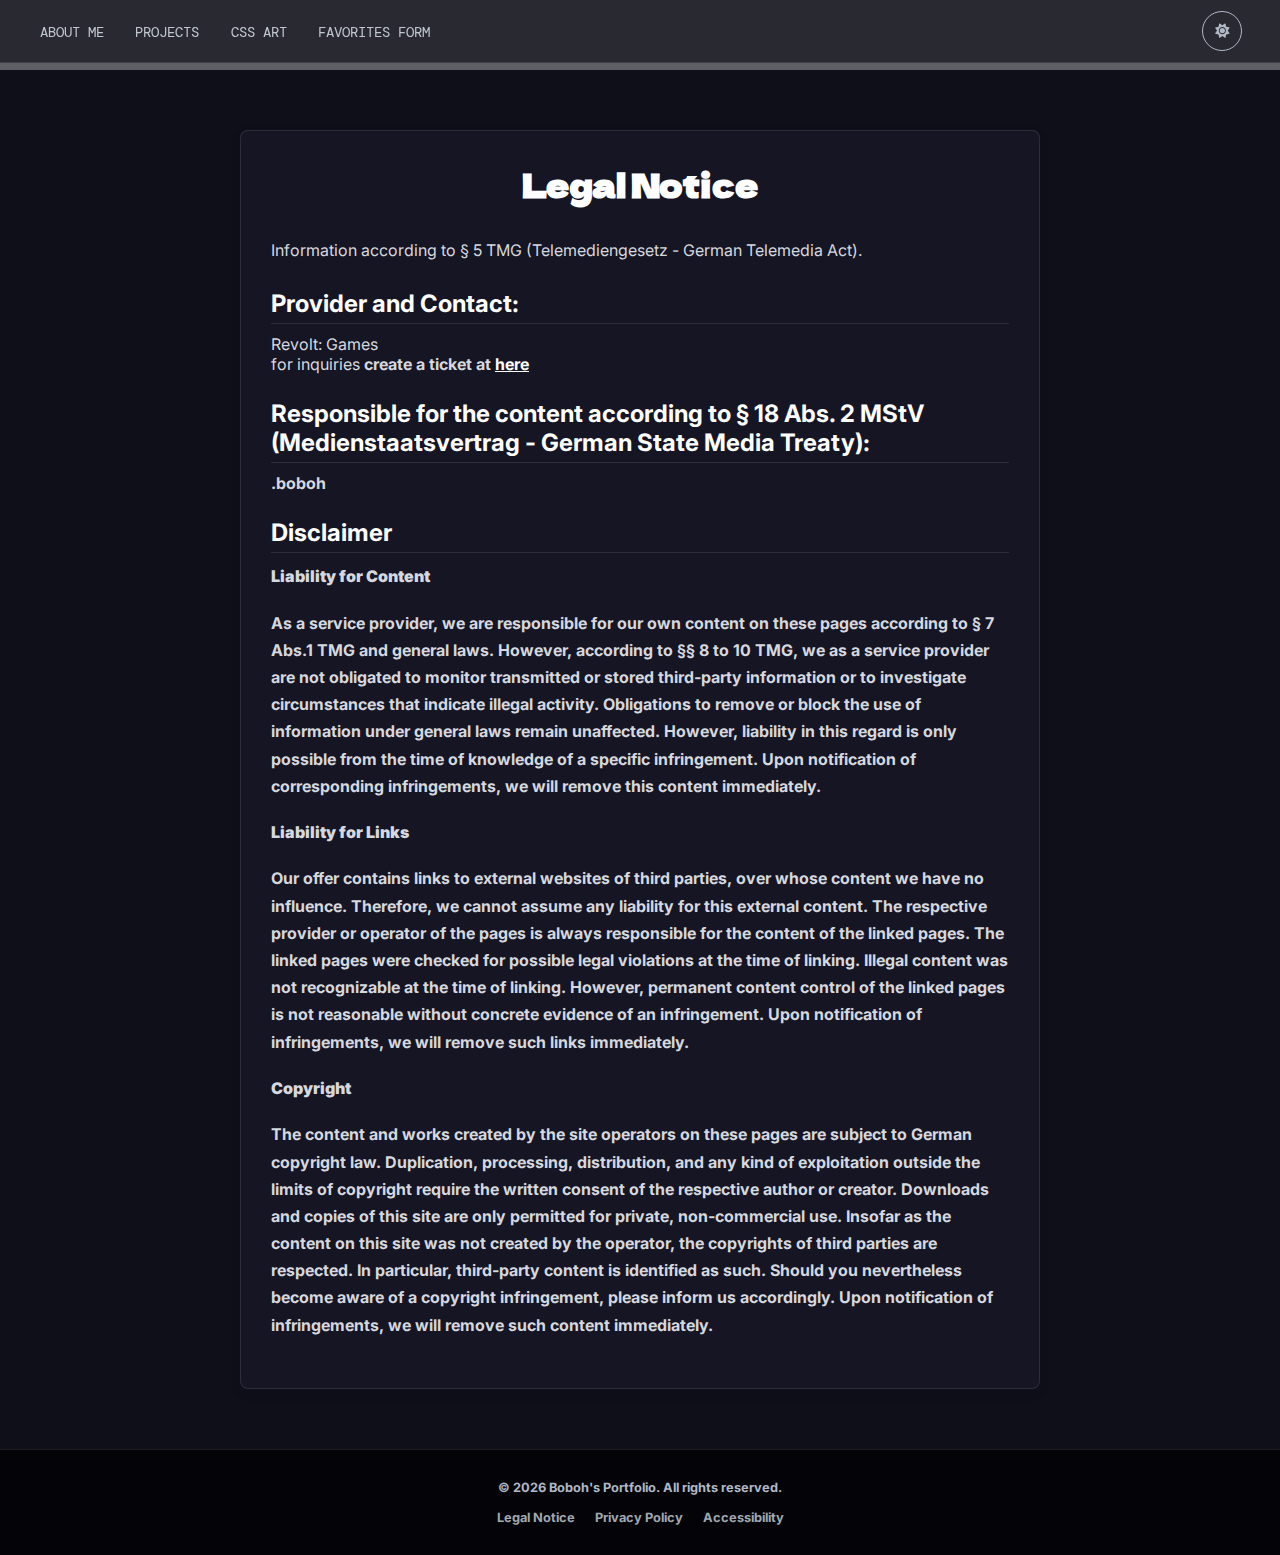
<file: impressum.html>
<!DOCTYPE html>
<html lang="en" class="dark-mode"> <head>
    <meta charset="UTF-8">
    <meta name="viewport" content="width=device-width, initial-scale=1.0">
    <title>Legal Notice - Boboh's Portfolio</title>
    <meta name="description" content="Legal Notice for Boboh's Portfolio.">

    <script>
        // Anti-Flashbang Script (Identical to other pages)
        (function() {
            const themes = ['dark-mode', 'light-mode', 'high-contrast-mode'];
            let pageDefaultTheme = document.documentElement.classList.contains('dark-mode') ? 'dark-mode' : document.documentElement.classList.contains('high-contrast-mode') ? 'high-contrast-mode' : 'light-mode';
            let currentThemeClass = pageDefaultTheme;
            try { const savedThemeIndex = localStorage.getItem('portfolioThemeIndex'); if (savedThemeIndex !== null) { const themeIndex = parseInt(savedThemeIndex, 10); if (themeIndex >= 0 && themeIndex < themes.length) { currentThemeClass = themes[themeIndex]; } } } catch (e) {}
            themes.forEach(theme => document.documentElement.classList.remove(theme)); document.documentElement.classList.add(currentThemeClass);
        })();
    </script>

    <link rel="stylesheet" href="css/style.css">

    <link rel="preconnect" href="https://fonts.googleapis.com">
    <link rel="preconnect" href="https://fonts.gstatic.com" crossorigin>
    <link href="https://fonts.googleapis.com/css2?family=DM+Mono:wght@400;500&family=Dela+Gothic+One&family=Inter:wght@400;700&display=swap" rel="stylesheet">
    <link rel="stylesheet" href="https://cdnjs.cloudflare.com/ajax/libs/font-awesome/6.0.0-beta3/css/all.min.css">

    <style>
        /* Styles for Legal Pages (as before, inline here for submission clarity) */
        .legal-page-main {
            padding: 40px 6vw;
            background-color: var(--bg-primary-content);
            color: var(--text-primary);
            flex-grow: 1;
            display: flex;
            flex-direction: column;
            align-items: center; /* Centers the container horizontally */
        }
        .legal-content-container {
            max-width: 800px; width: 100%; margin: 20px 0; padding: 30px;
            background-color: var(--bg-secondary-content);
            border-radius: 8px; box-shadow: 0 4px 12px rgba(0,0,0,0.08);
            border: 1px solid var(--border-secondary); color: var(--text-card-primary);
        }
        .legal-content-container h1 {
            text-align: center; margin-bottom: 30px; font-family: 'Dela Gothic One', cursive;
            font-size: 2em; color: var(--text-accent);
        }
        .legal-content-container h2 {
            font-family: 'Inter', sans-serif;
            font-size: 1.5em; color: var(--text-accent);
            margin-top: 25px; margin-bottom: 10px;
            border-bottom: 1px solid var(--border-secondary); /* Light separator line */
            padding-bottom: 5px;
        }
        .legal-content-container p, .legal-content-container ul {
            font-family: 'Inter', sans-serif;
            font-size: 1em; line-height: 1.7; color: var(--text-card-primary);
            margin-bottom: 1.2em;
        }
        .legal-content-container ul { padding-left: 25px; list-style-type: disc; }
        .legal-content-container address { font-style: normal; margin-bottom: 1.2em; }
        .legal-content-container a { color: var(--text-accent); text-decoration: underline; }
        .legal-content-container a:hover,
        .legal-content-container a:focus-visible { color: var(--highlight-color); text-decoration: none; }
        .active-footer-nav { font-weight: bold; /* Example for emphasis */ }
    </style>
</head>
<body>
    <div class="overlay"></div>

    <header class="page-header" role="banner">
        <nav class="main-navigation" aria-label="Main Navigation">
            <ul>
                <li><a href="index.html#about"><span class="link-text-wrapper">ABOUT ME</span></a></li>
                <li><a href="index.html#projects"><span class="link-text-wrapper">PROJECTS</span></a></li>
                <li><a href="css-art.html"><span class="link-text-wrapper">CSS ART</span></a></li>
                <li><a href="favorites-form.html"><span class="link-text-wrapper">FAVORITES FORM</span></a></li>
            </ul>
        </nav>
        <div class="theme-switcher-container">
            <button id="theme-toggle-button" aria-label="Switch Theme" title="Switch Theme">
                <span class="icon-wrapper">
                    <i class="fas fa-sun light-icon theme-icon" aria-hidden="true"></i>
                    <i class="fas fa-moon dark-icon theme-icon" aria-hidden="true"></i>
                    <i class="fas fa-adjust contrast-icon theme-icon" aria-hidden="true"></i>
                </span>
            </button>
        </div>
    </header>

    <main role="main" class="legal-page-main">
        <article class="legal-content-container" aria-labelledby="legal-notice-heading">
            <h1 id="legal-notice-heading">Legal Notice</h1>
            
            <p>Information according to § 5 TMG (Telemediengesetz - German Telemedia Act).</p>
            
            <section aria-labelledby="legal-notice-provider">
                <h2 id="legal-notice-provider">Provider and Contact:</h2>
                <address>
				Revolt: Games <br>
				for </b>inquiries<b> create a ticket at <a href="https://discord.com/invite/XG5J2Nt89A"> here </a>
                </address>
            </section>

            <section aria-labelledby="legal-notice-responsible">
                <h2 id="legal-notice-responsible">Responsible for the content according to § 18 Abs. 2 MStV (Medienstaatsvertrag - German State Media Treaty):</h2>
                <address>
                    .boboh<br>
                </address>
            </section>

            <section aria-labelledby="legal-notice-disclaimer">
                <h2 id="legal-notice-disclaimer">Disclaimer</h2>
                <p><strong>Liability for Content</strong></p>
                <p>As a service provider, we are responsible for our own content on these pages according to § 7 Abs.1 TMG and general laws. However, according to §§ 8 to 10 TMG, we as a service provider are not obligated to monitor transmitted or stored third-party information or to investigate circumstances that indicate illegal activity. Obligations to remove or block the use of information under general laws remain unaffected. However, liability in this regard is only possible from the time of knowledge of a specific infringement. Upon notification of corresponding infringements, we will remove this content immediately.</p>
                
                <p><strong>Liability for Links</strong></p>
                <p>Our offer contains links to external websites of third parties, over whose content we have no influence. Therefore, we cannot assume any liability for this external content. The respective provider or operator of the pages is always responsible for the content of the linked pages. The linked pages were checked for possible legal violations at the time of linking. Illegal content was not recognizable at the time of linking. However, permanent content control of the linked pages is not reasonable without concrete evidence of an infringement. Upon notification of infringements, we will remove such links immediately.</p>
                
                <p><strong>Copyright</strong></p>
                <p>The content and works created by the site operators on these pages are subject to German copyright law. Duplication, processing, distribution, and any kind of exploitation outside the limits of copyright require the written consent of the respective author or creator. Downloads and copies of this site are only permitted for private, non-commercial use. Insofar as the content on this site was not created by the operator, the copyrights of third parties are respected. In particular, third-party content is identified as such. Should you nevertheless become aware of a copyright infringement, please inform us accordingly. Upon notification of infringements, we will remove such content immediately.</p>
            </section>
        </article>
    </main>

    <footer class="page-footer" role="contentinfo">
        <div class="footer-content footer-animate">
            <p>© <span id="current-year"></span> Boboh's Portfolio. All rights reserved.</p>
            <nav class="footer-navigation" aria-label="Footer Navigation">
                <ul>
                    <li><a href="impressum.html" class="active-footer-nav">Legal Notice</a></li>
                    <li><a href="datenschutz.html">Privacy Policy</a></li>
                    <li><a href="barrierefreiheit.html">Accessibility</a></li>
                </ul>
            </nav>
        </div>
    </footer>

    <script>
        // Standard JS (Theme, Year, Footer Animation) - Identical to other pages
        document.addEventListener('DOMContentLoaded', () => {
            const motionQuery = window.matchMedia('(prefers-reduced-motion: reduce)');
            const themeToggleButton = document.getElementById('theme-toggle-button');
            const htmlEl = document.documentElement;
            const themes = ['dark-mode', 'light-mode', 'high-contrast-mode'];
            const icons = ['dark-icon', 'light-icon', 'contrast-icon'];
            let currentThemeIndex = themes.indexOf( htmlEl.classList.contains('dark-mode') ? 'dark-mode' : htmlEl.classList.contains('light-mode') ? 'light-mode' : 'high-contrast-mode');
            if (currentThemeIndex === -1) { currentThemeIndex = 1; htmlEl.classList.add(themes[currentThemeIndex]); }
            function applyTheme(themeIndex, isInitialLoad = false) { const previousThemeClass = themes[currentThemeIndex]; if (previousThemeClass !== themes[themeIndex]) { htmlEl.classList.remove(previousThemeClass); htmlEl.classList.add(themes[themeIndex]); } currentThemeIndex = themeIndex; const nextThemeIconToShow = icons[(currentThemeIndex + 1) % themes.length]; document.querySelectorAll('.theme-icon').forEach(iconEl => { iconEl.classList.toggle('active', iconEl.classList.contains(nextThemeIconToShow)); }); if (!isInitialLoad) { localStorage.setItem('portfolioThemeIndex', themeIndex); } }
            applyTheme(currentThemeIndex, true);
            if(themeToggleButton) { themeToggleButton.addEventListener('click', () => { applyTheme((currentThemeIndex + 1) % themes.length, false); }); }
            const currentYearEl = document.getElementById('current-year'); if (currentYearEl) { currentYearEl.textContent = new Date().getFullYear(); }
            const footerContent = document.querySelector('.footer-content.footer-animate'); if (footerContent) { if (motionQuery.matches) { footerContent.classList.add('visible-reduced-motion'); } else { setTimeout(() => footerContent.classList.add('visible'), 100); } }
        });
    </script>
</body>
</html>
</file>
<file: css/style.css>
/* Basic Reset & Global Styles */
* {
    margin: 0;
    padding: 0;
    box-sizing: border-box;
}

html {
    scroll-behavior: smooth !important;
}

body {
    font-family: 'Inter', sans-serif;
    background-image: url('https://media.discordapp.net/attachments/1088722976758825001/1367300603285471314/johnrevolt.png?ex=682f1c2b&is=682dcaab&hm=408b5d0ec331b336393f9861a4c5325d26f0747234867ab23317f0095509a25b&=&format=webp&quality=lossless&width=1536&height=864');
    background-size: cover;
    background-position: center center;
    background-attachment: fixed;
    overflow-x: hidden;
    font-size: 16px;
    padding-top: 70px; /* Adjusted in media queries */
    background-color: transparent; /* Body itself is transparent to let overlay show */
    color: var(--text-primary); /* Default text color */
    transition: color 0.4s ease;
    display: flex;
    flex-direction: column;
    min-height: 100vh;
}

.overlay {
    position: fixed;
    top: 0;
    left: 0;
    width: 100%;
    height: 100%;
    background-color: var(--bg-overlay-main); /* Themed overlay color */
    z-index: -2; /* Behind body's content, allowing body's bg image to be further back */
    transition: background-color 0.4s ease;
}

/* Visually hidden class for screen reader only content */
.sr-only {
    position: absolute;
    width: 1px;
    height: 1px;
    padding: 0;
    margin: -1px;
    overflow: hidden;
    clip: rect(0, 0, 0, 0);
    white-space: nowrap;
    border-width: 0;
}


/* --- Focus Indicator --- */
/* Apply a clear focus indicator to all interactive elements */
/* Use :focus-visible to only show outlines for keyboard users */
a:focus-visible,
button:focus-visible,
input:focus-visible,
select:focus-visible,
textarea:focus-visible,
[tabindex]:not([tabindex="-1"]):focus-visible {
    outline: 3px solid var(--focus-outline-color, Highlight); /* Fallback to system highlight */
    outline-offset: 2px;
    box-shadow: 0 0 0 4px var(--focus-shadow-color, rgba(0,100,255,0.3)); /* Optional: softer outer glow */
}
/* For high-contrast, ensure the outline is very prominent */
html.high-contrast-mode a:focus-visible,
html.high-contrast-mode button:focus-visible,
html.high-contrast-mode input:focus-visible,
html.high-contrast-mode select:focus-visible,
html.high-contrast-mode textarea:focus-visible,
html.high-contrast-mode [tabindex]:not([tabindex="-1"]):focus-visible {
    outline: 3px solid var(--text-accent); /* Use the accent color for HCM */
    outline-offset: 2px;
    box-shadow: none; /* Often simpler without shadow in HCM */
}


/* About Section Styles */
.portfolio-header {
    width: 100%;
}

.portfolio-title-text.animate-on-load {
    font-family: 'DM Mono', monospace;
    font-size: 0.7875em;
    letter-spacing: 5.625px;
    color: var(--text-secondary);
    margin-bottom: 33.75px;
    opacity: 0;
    transform: translateY(20px);
}

.about-section {
    min-height: calc(100vh - 70px);
    display: flex;
    flex-direction: column;
    justify-content: flex-start;
    align-items: flex-start;
    text-align: left;
    padding-left: 6vw;
    padding-right: 6vw;
    padding-top: 11vh;
    padding-bottom: 45px;
    position: relative;
    z-index: 1;
}

.about-heading.animate-on-load {
    font-family: 'Dela Gothic One', cursive;
    font-size: 3.15em;
    font-weight: normal;
    color: var(--text-accent);
    margin-top: 0;
    margin-bottom: 16.875px;
    letter-spacing: 0.5625px;
    opacity: 0;
    transform: translateY(20px);
}

.about-subtitle.animate-on-load {
    font-family: 'Inter', sans-serif;
    font-size: 1.0125em;
    color: var(--text-secondary);
    line-height: 2;
    letter-spacing: 1.125px;
    margin-bottom: 33.75px;
    max-width: none;
    width: 100%;
    opacity: 0;
    transform: translateY(20px);
}

.about-text.animate-on-load {
    font-family: 'Inter', sans-serif;
    font-size: 1.0125em;
    color: var(--text-about-main);
    line-height: 2;
    letter-spacing: 1.125px;
    margin-bottom: 0.625em;
    max-width: none;
    width: 100%;
    opacity: 0;
    transform: translateY(20px);
}

.highlight {
    font-weight: 700;
    color: var(--highlight-color);
}

.commission-status {
    font-weight: 700;
    color: var(--commission-status-color);
}

.cta-button.animate-on-load {
    font-family: 'Inter', sans-serif;
    font-size: 0.95625em;
    line-height: normal;
    letter-spacing: 1.6875px;
    padding: 13.5px 45px;
    text-decoration: none;
    font-weight: 700;
    margin-top: 39.375px;
    transition: background-color 0.3s ease, color 0.3s ease, border-color 0.3s ease, transform 0.2s ease, box-shadow 0.2s ease;
    opacity: 0;
    transform: translateY(20px);
    border: 2.25px solid var(--border-button-cta);
    color: var(--text-button-cta);
    background-color: var(--bg-button-cta);
}

.cta-button:hover {
    transform: translateY(-3px) scale(1.03);
    box-shadow: 0 4px 12px rgba(0,0,0,0.15);
    background-color: var(--bg-button-cta-hover);
    color: var(--text-button-cta-hover);
    border-color: var(--border-button-cta-hover);
}

.fadeInUp-active {
    animation-name: fadeInUpAnimation;
    animation-duration: 0.8s;
    animation-fill-mode: forwards;
    animation-timing-function: cubic-bezier(0.25, 0.1, 0.25, 1);
}
@keyframes fadeInUpAnimation {
    from { opacity: 0; transform: translateY(20px); }
    to { opacity: 1; transform: translateY(0); }
}

@media (max-width: 1024px) {
    .about-section { padding-top: 9vh; }
    .portfolio-title-text.animate-on-load { font-size: 0.675em; letter-spacing: 4.5px; margin-bottom: 30px; }
    .about-heading.animate-on-load { font-size: 2.625em; margin-bottom: 15px; }
    .about-subtitle.animate-on-load, .about-text.animate-on-load { font-size: 0.825em; letter-spacing: 0.9px; }
    .about-subtitle.animate-on-load { margin-bottom: 26.25px; }
    .cta-button.animate-on-load { font-size: 0.825em; padding: 12px 37.5px; margin-top: 33.75px; border-width: 1.875px;}
}
@media (max-width: 768px) {
    .about-section { padding-top: 9vh; }
    .portfolio-title-text.animate-on-load { font-size: 0.6em; letter-spacing: 3.75px; margin-bottom: 22.5px; }
    .about-heading.animate-on-load { font-size: 2.25em; margin-bottom: 13.5px; }
    .about-subtitle.animate-on-load, .about-text.animate-on-load { font-size: 0.75em; letter-spacing: 0.75px; line-height: 1.8; }
    .about-subtitle.animate-on-load { margin-bottom: 22.5px; }
    .cta-button.animate-on-load { font-size: 0.75em; padding: 10.5px 33.75px; margin-top: 30px; border-width: 1.875px; }
}
@media (max-width: 480px) {
     .about-section { padding-top: 8vh; }
    .portfolio-title-text.animate-on-load { font-size: 0.7em; letter-spacing: 5px; margin-bottom: 25px; }
    .about-heading.animate-on-load { font-size: 2.8em; margin-bottom: 15px; }
    .about-subtitle.animate-on-load, .about-text.animate-on-load { font-size: 0.75em; line-height: 2; letter-spacing: 1px; }
    .about-subtitle.animate-on-load { margin-bottom: 25px; }
    .cta-button.animate-on-load { font-size: 0.85em; padding: 12px 40px; margin-top: 35px; border-width: 2px; letter-spacing: 1.5px; }
}

:root, html.dark-mode {
    --bg-overlay-main: rgba(8, 8, 18, 0.65);
    --bg-primary-content: #0f0f1a;
    --bg-secondary-content: rgba(22, 22, 38, 0.9);
    --bg-tertiary-content: rgba(30, 30, 55, 0.8);
    --bg-header: rgba(12, 12, 22, 0.65);
    --bg-footer: #040408;

    --text-primary: #d5d8de;
    --text-secondary: #b0b8c5;
    --text-accent: #ffffff;
    --text-about-main: #e0e0e0;
    --text-card-primary: #d5d8de;
    --text-card-secondary: #b0b8c5;

    --text-link-nav: #c0c8d0;
    --text-link-nav-hover: #ffffff;
    --text-link-footer: #a0a8b0;
    --text-link-footer-hover: #ffffff;

    --text-button-cta: #ffffff;
    --bg-button-cta: transparent;
    --border-button-cta: #ffffff;
    --text-button-cta-hover: #0f0f1a;
    --bg-button-cta-hover: #ffffff;
    --border-button-cta-hover: #ffffff;

    --border-secondary: rgba(255,255,255,0.1);
    --border-project-item-hover: rgba(255, 255, 255, 0.4);
    --border-theme-button: #b0b8c5;
    --border-theme-button-hover: #ffffff;

    --highlight-color: #f0f0f0;
    --commission-status-color: #aaffaa;

    --focus-outline-color: #79a6ff; /* A light blue, good for dark mode */
    --focus-shadow-color: rgba(121, 166, 255, 0.3);

    --theme-transition: background-color 0.35s ease, color 0.35s ease, border-color 0.35s ease, opacity 0.35s ease;
}

html.light-mode {
    --bg-overlay-main: rgba(255, 255, 255, 0.55); /* Slightly more opaque overlay */
    --bg-primary-content: #ffffff;
    --bg-secondary-content: #f8f9fa;
    --bg-tertiary-content: #e9ecef;
    --bg-header: rgba(240, 242, 248, 0.85); /* More opaque header */
    --bg-footer: #e4e9ef;

    /* CORRECTED TEXT COLORS FOR LIGHT MODE - Ensure high contrast against light backgrounds/overlay */
    --text-primary: #212529;        /* Dark grey for primary text */
    --text-secondary: #495057;      /* Medium dark grey for secondary text */
    --text-accent: #0056b3;         /* A strong blue for accents */
    --text-about-main: #343a40;     /* Dark grey for about text */

    --text-card-primary: #212529;
    --text-card-secondary: #495057;

    --text-link-nav: #0056b3; /* Use accent blue for nav links */
    --text-link-nav-hover: #003875; /* Darker blue on hover */
    --text-link-footer: #343a40;
    --text-link-footer-hover: #000000;

    --text-button-cta: var(--text-primary);
    --bg-button-cta: transparent;
    --border-button-cta: var(--text-primary);
    --text-button-cta-hover: #ffffff; /* White text on hover */
    --bg-button-cta-hover: var(--text-accent); /* Accent blue background on hover */
    --border-button-cta-hover: var(--text-accent);

    --border-secondary: #d1d9e0;
    --border-project-item-hover: #6c757d;
    --border-theme-button: #505868;
    --border-theme-button-hover: #000000;

    --highlight-color: #004085; /* Darker blue for highlights */
    --commission-status-color: #155724; /* Dark green for status */

    --focus-outline-color: #0056b3; /* Use accent blue for focus */
    --focus-shadow-color: rgba(0, 86, 179, 0.3);
}

html.high-contrast-mode {
    --bg-overlay-main: rgba(0,0,0,0.85);
    --bg-primary-content: #000000;
    --bg-secondary-content: #080808;
    --bg-tertiary-content: #030303;
    --bg-header: #000000;
    --bg-footer: #000000;

    --text-primary: #ffffff;
    --text-secondary: #f0f0f0;
    --text-accent: #ffff00; /* Bright Yellow */
    --text-about-main: #ffffff;
    --text-card-primary: #ffffff;
    --text-card-secondary: #f0f0f0;

    --text-link-nav: #ffffff;
    --text-link-nav-hover: var(--text-accent);
    --text-link-footer: #f0f0f0;
    --text-link-footer-hover: var(--text-accent);

    --text-button-cta: var(--text-accent);
    --bg-button-cta: transparent;
    --border-button-cta: var(--text-accent);
    --text-button-cta-hover: #000000;
    --bg-button-cta-hover: var(--text-accent);
    --border-button-cta-hover: var(--text-accent);

    --border-secondary: #ffffff;
    --border-project-item-hover: var(--text-accent);
    --border-theme-button: #ffffff;
    --border-theme-button-hover: var(--text-accent);

    --highlight-color: var(--text-accent);
    --commission-status-color: #00ff00; /* Bright Green */

    --focus-outline-color: var(--text-accent); /* Use yellow for focus */
    --focus-shadow-color: rgba(255, 255, 0, 0.4); /* HCM focus shadow can be yellow */
}

.overlay, .page-header, .projects-section, .project-item, .page-footer, #theme-toggle-button,
.about-section .portfolio-title-text, .about-section .about-heading, .about-section .about-subtitle, .about-section .about-text,
.about-section .highlight, .about-section .commission-status {
    transition: var(--theme-transition);
}
body { color: var(--text-primary); }

/* Ensure text colors in About section update correctly with themes */
html.light-mode .about-section .portfolio-title-text.animate-on-load,
html.light-mode .about-section .about-subtitle.animate-on-load { color: var(--text-secondary); }
html.light-mode .about-section .about-heading.animate-on-load { color: var(--text-accent); }
html.light-mode .about-section .about-text.animate-on-load { color: var(--text-about-main); }


html.high-contrast-mode .about-section .portfolio-title-text.animate-on-load,
html.high-contrast-mode .about-section .about-subtitle.animate-on-load { color: var(--text-secondary); }
html.high-contrast-mode .about-section .about-heading.animate-on-load { color: var(--text-accent); }
html.high-contrast-mode .about-section .about-text.animate-on-load { color: var(--text-about-main); }


main { flex-grow: 1; }
.page-header {
    background-color: var(--bg-header); padding: 0.7em 3vw;
    position: fixed; top: 0; left: 0; width: 100%; z-index: 1000;
    border-bottom: 1px solid var(--border-secondary);
    display: flex; justify-content: space-between; align-items: center;
}
html.high-contrast-mode .page-header { border-bottom-color: var(--text-accent); }

.page-header .main-navigation ul { list-style: none; padding: 0; margin: 0; display: flex; gap: 1.8em; }
.page-header .main-navigation ul li a {
    color: var(--text-link-nav); text-decoration: none;
    font-family: 'DM Mono', monospace; font-size: 0.85em;
    padding: 0.3em 0.1em; position: relative; overflow: hidden;
}
.page-header .main-navigation ul li a .link-text-wrapper { display: inline-block; position: relative; z-index: 1; transition: transform 0.3s cubic-bezier(0.77, 0, 0.175, 1); }
.page-header .main-navigation ul li a:hover .link-text-wrapper { transform: translateY(-1px); }
.page-header .main-navigation ul li a::before {
    content: ''; position: absolute; bottom: -2px; left: 0;
    width: 100%; height: 2px; background-color: var(--text-link-nav-hover);
    transform: scaleX(0); transform-origin: left;
    transition: transform 0.4s cubic-bezier(0.77, 0, 0.175, 1), background-color 0.35s ease;
    z-index: 0;
}
.page-header .main-navigation ul li a:hover::before,
.page-header .main-navigation ul li a:focus-visible::before { /* Apply to focus-visible as well */
    transform: scaleX(1);
}
.page-header .main-navigation ul li a:hover,
.page-header .main-navigation ul li a:focus-visible { /* Use focus-visible */
    color: var(--text-link-nav-hover);
    /* outline: none; REMOVED - General focus style handles this */
}

.theme-switcher-container { position: relative; }
#theme-toggle-button {
    background: transparent; border: 1px solid var(--border-theme-button);
    color: var(--text-secondary); padding: 0; border-radius: 50%; cursor: pointer;
    font-size: 1rem; overflow: hidden; width: 40px; height: 40px;
    display: flex; position: relative;
}
#theme-toggle-button:hover,
#theme-toggle-button:focus-visible { /* Use focus-visible */
    color: var(--text-accent); border-color: var(--border-theme-button-hover);
    transform: scale(1.1) rotate(15deg);
    box-shadow: 0 0 8px 2px var(--border-theme-button-hover);
    /* outline: none; REMOVED - General focus style handles this */
}
/* Keep specific HCM focus outline from general rules if needed, or ensure button styles are distinct enough */
/* html.high-contrast-mode #theme-toggle-button:focus-visible { outline: 2px solid var(--text-accent); } */

#theme-toggle-button .icon-wrapper { display: flex; justify-content: center; align-items: center; width: 100%; height: 100%; position: relative; }
#theme-toggle-button .theme-icon { position: absolute; font-size: 0.9em; opacity: 0; transform: translateY(100%) scale(0.5); transition: opacity 0.3s ease-out, transform 0.4s cubic-bezier(0.34, 1.56, 0.64, 1); }
#theme-toggle-button .theme-icon.active { opacity: 1; transform: translateY(0) scale(1); }

.projects-section {
    padding: 60px 6vw;
    background-color: var(--bg-primary-content);
    color: var(--text-primary);
}
.projects-section .section-container { max-width: 1200px; margin: 0 auto; }
.projects-section h2.section-title-animate {
    font-family: 'Dela Gothic One', cursive; font-size: 2.6em; color: var(--text-accent);
    text-align: center; margin-bottom: 50px;
    opacity: 0; transform: translateY(30px) scale(0.95);
    transition: opacity 0.7s ease-out, transform 0.7s cubic-bezier(0.25, 0.1, 0.25, 1), color 0.35s ease;
}
.projects-section h2.section-title-animate.visible { opacity: 1; transform: translateY(0) scale(1); }
.project-grid { display: grid; grid-template-columns: repeat(auto-fit, minmax(min(100%, 360px), 1fr)); gap: 30px; }
.project-item.project-animate {
    background-color: var(--bg-tertiary-content); padding: 20px; border-radius: 8px;
    box-shadow: 0 4px 12px rgba(0,0,0,0.08);
    display: flex; flex-direction: column; border: 1px solid var(--border-secondary);
    opacity: 0; transform: translateY(40px) rotateX(-10deg); transform-origin: bottom center;
    transition: transform 0.5s cubic-bezier(0.25, 0.1, 0.25, 1), box-shadow 0.3s ease-out, opacity 0.5s ease-out,
                background-color 0.35s ease, color 0.35s ease, border-color 0.35s ease;
}
.project-item.project-animate.visible { opacity: 1; transform: translateY(0) rotateX(0deg); }
.project-item:hover {
    transform: translateY(-8px) scale(1.03);
    box-shadow: 0 10px 25px rgba(0,0,0,0.12);
    border-color: var(--border-project-item-hover);
}
.project-item figure { margin: 0 0 15px 0; overflow: hidden; border-radius: 4px;}
.project-item img {
    width: 100%; height: auto; border-radius: 4px; margin-bottom: 10px;
    aspect-ratio: 16 / 9; object-fit: cover;
    border: 1px solid var(--border-secondary);
    transition: transform 0.4s cubic-bezier(0.25, 0.1, 0.25, 1), border-color 0.35s ease;
}
html.dark-mode .project-item img { border-color: rgba(255,255,255,0.05); }
html.light-mode .project-item img { border-color: rgba(0,0,0,0.05); }
.project-item:hover img { transform: scale(1.1); }
.project-item figcaption { font-size: 0.75em; text-align: center; font-style: italic; color: var(--text-card-secondary); opacity: 0.8; }
.project-item h3 { font-family: 'Inter', sans-serif; font-weight: 700; font-size: 1.25em; color: var(--text-accent); margin-bottom: 10px; } /* text-accent will be different per theme */
.project-item p { font-family: 'Inter', sans-serif; font-size: 0.95em; line-height: 1.6; flex-grow: 1; color: var(--text-card-primary); }

.page-footer {
    background-color: var(--bg-footer); color: var(--text-secondary); padding: 30px 5vw;
    text-align: center; font-size: 0.8em; margin-top: auto;
    border-top: 1px solid var(--border-secondary);
}
html.high-contrast-mode .page-footer { border-top-color: var(--text-accent); }
.footer-content.footer-animate { opacity: 0; transform: translateY(20px); transition: opacity 0.6s ease-out 0.2s, transform 0.6s ease-out 0.2s; }
.footer-content.footer-animate.visible { opacity: 1; transform: translateY(0); }
.footer-content { max-width: 900px; margin: 0 auto; }
.page-footer p { margin-bottom: 15px; }
.page-footer .footer-navigation ul { list-style: none; padding: 0; margin: 0; display: flex; justify-content: center; flex-wrap: wrap; gap: 10px 20px; }
.page-footer .footer-navigation ul li a { color: var(--text-link-footer); text-decoration: none; transition: color 0.2s ease; }
.page-footer .footer-navigation ul li a:hover,
.page-footer .footer-navigation ul li a:focus-visible { /* Use focus-visible */
    color: var(--text-link-footer-hover); text-decoration: underline;
    /* outline: none; REMOVED */
}

@media (max-width: 768px) {
    body { padding-top: 55px; }
    .about-section { min-height: calc(100vh - 55px); }
    .page-header { padding: 0.6em 3vw; }
    .page-header .main-navigation ul { gap: 1em; }
    #theme-toggle-button { width: 36px; height: 36px; font-size: 0.9rem; }
    .projects-section h2.section-title-animate { font-size: 2.2em; margin-bottom: 35px; }
    .project-item.project-animate { transform: translateY(20px) rotateX(0deg); }
}
@media (max-width: 520px) {
    body { padding-top: 90px; }
    .about-section { min-height: calc(100vh - 90px); }
    .page-header { flex-direction: column; align-items: center; gap: 0.5em; padding: 0.6em 2vw; }
    .page-header .main-navigation ul { flex-wrap: wrap; justify-content: center; gap: 0.5em 1em; }
    #theme-toggle-button { margin-top: 0.3em; }
    .projects-section { padding: 40px 4vw; }
    .projects-section h2.section-title-animate { font-size: 2em; }
    .project-grid { gap: 20px; }
}

/* --- prefers-reduced-motion --- */
@media (prefers-reduced-motion: reduce) {
  *,
  *::before,
  *::after {
    animation-delay: -1ms !important;
    animation-duration: 1ms !important;
    animation-iteration-count: 1 !important;
    background-attachment: initial !important;
    scroll-behavior: auto !important;
    transition-duration: 0s !important;
    transition-delay: 0s !important;
  }

  /* Reset specific transforms and opacities if they are part of initial animation state */
  .animate-on-load,
  .project-animate,
  .footer-animate,
  .section-title-animate,
  .fadeInUp-active {
    opacity: 1 !important;
    transform: none !important;
  }

  /* Ensure elements that rely on .visible class for animation end state are immediately visible */
  .section-title-animate.visible,
  .project-item.project-animate.visible,
  .footer-content.footer-animate.visible {
    opacity: 1 !important;
    transform: none !important;
  }

  .page-header .main-navigation ul li a .link-text-wrapper {
    transform: none !important;
  }
  .page-header .main-navigation ul li a::before {
    transform: scaleX(0) !important; /* Keep hover effect minimal or non-existent if preferred */
  }
   .page-header .main-navigation ul li a:hover::before,
   .page-header .main-navigation ul li a:focus-visible::before {
       transform: scaleX(1) !important; /* Still show underline on hover/focus if it's primary feedback */
   }

  #theme-toggle-button:hover,
  #theme-toggle-button:focus-visible {
    transform: none !important; /* Remove rotation/scale on hover/focus */
    box-shadow: 0 0 8px 2px var(--border-theme-button-hover); /* Keep shadow if it indicates focus */
  }

  .project-item:hover {
    transform: none !important;
  }
  .project-item:hover img {
    transform: none !important;
  }
}

.visible-reduced-motion {
    opacity: 1 !important;
    transform: none !important;
    animation: none !important;
    transition: none !important;
}
/* style.css additions */

/* --- Project Category Filter (Segmented Control) Styles --- */
.project-category-filter {
    display: flex;
    justify-content: center;
    align-items: center;
    margin-bottom: 40px;
    background-color: var(--bg-tertiary-content); /* Background for the whole control */
    border-radius: 8px; /* Rounded corners for the container */
    padding: 5px; /* Padding around the buttons */
    box-shadow: 0 2px 5px rgba(0,0,0,0.1);
    flex-wrap: wrap; /* Allow buttons to wrap on smaller screens */
    gap: 5px; /* Gap between buttons when wrapped */
}

.category-button {
    font-family: 'Inter', sans-serif;
    font-weight: 500;
    font-size: 0.9em;
    padding: 10px 20px; /* Padding inside buttons */
    border: none; /* Remove default border */
    background-color: transparent; /* Transparent background by default */
    color: var(--text-secondary);
    cursor: pointer;
    border-radius: 6px; /* Rounded corners for individual buttons */
    transition: background-color 0.3s ease, color 0.3s ease, transform 0.2s ease;
    display: flex;
    align-items: center;
    gap: 8px; /* Space between icon and text */
    flex-grow: 1; /* Allow buttons to grow to fill space if fewer items */
    flex-basis: auto; /* Default basis */
    text-align: center;
    justify-content: center;
}

.category-button .category-icon {
    font-size: 1.1em; /* Slightly larger icon */
    line-height: 1; /* Ensure icon aligns well */
}

.category-button:hover {
    color: var(--text-accent);
    background-color: rgba(255,255,255,0.05); /* Subtle hover for dark mode */
}

.category-button.active {
    background-color: var(--text-accent); /* Active button background is accent color */
    color: var(--bg-primary-content); /* Text color contrasts with accent background */
    font-weight: 700;
    box-shadow: 0 2px 8px rgba(0,0,0,0.15); /* Slight shadow for active button */
    transform: translateY(-1px); /* Slight lift for active button */
}
.category-button.active .category-icon {
    color: var(--bg-primary-content); /* Icon color matches text on active button */
}


/* Light Mode Specifics for Segmented Control */
html.light-mode .project-category-filter {
    background-color: #e9ecef; /* Lighter background for container */
}
html.light-mode .category-button {
    color: var(--text-secondary); /* Darker text for light mode */
}
html.light-mode .category-button:hover {
    color: var(--text-accent); /* Accent color on hover */
    background-color: #d8dfe6; /* Subtle hover background */
}
html.light-mode .category-button.active {
    background-color: var(--text-accent); /* Accent background */
    color: #ffffff; /* White text on accent background */
}
html.light-mode .category-button.active .category-icon {
    color: #ffffff;
}

/* High Contrast Mode Specifics for Segmented Control */
html.high-contrast-mode .project-category-filter {
    background-color: #000000;
    border: 1px solid var(--text-accent); /* Border for container */
}
html.high-contrast-mode .category-button {
    color: var(--text-primary);
    border: 1px solid transparent; /* Prepare for focus border */
}
html.high-contrast-mode .category-button:hover {
    color: var(--text-accent);
    background-color: #1a1a1a; /* Slight hover background */
    border-color: var(--text-accent);
}
html.high-contrast-mode .category-button.active {
    background-color: var(--text-accent);
    color: #000000; /* Black text on accent background */
    border-color: var(--text-accent);
    font-weight: bold;
}
html.high-contrast-mode .category-button.active .category-icon {
    color: #000000;
}
/* Ensure focus-visible on category buttons is distinct */
.category-button:focus-visible {
    outline: 3px solid var(--focus-outline-color, Highlight);
    outline-offset: 1px; /* Adjusted offset */
    /* No need for box-shadow here if outline is strong */
}
html.high-contrast-mode .category-button:focus-visible {
    outline-color: var(--text-accent); /* Use accent for HCM focus */
}


/* Project Item Styling when hidden by filter */
.project-item-hidden {
    display: none !important; /* Force hide, can also use 'visibility: hidden; opacity: 0; height: 0; margin: 0; padding: 0;' for smoother transitions if desired with JS */
}

/* The .sr-only class should already be in your style.css */
/* #project-filter-status is .sr-only */

@media (max-width: 768px) {
    .project-category-filter {
        flex-direction: column; /* Stack buttons vertically on smaller screens */
        align-items: stretch; /* Make buttons take full width */
    }
    .category-button {
        flex-grow: 0; /* Don't grow when stacked */
        margin-bottom: 5px; /* Add margin between stacked buttons */
    }
    .category-button:last-child {
        margin-bottom: 0;
    }
}
</file>
